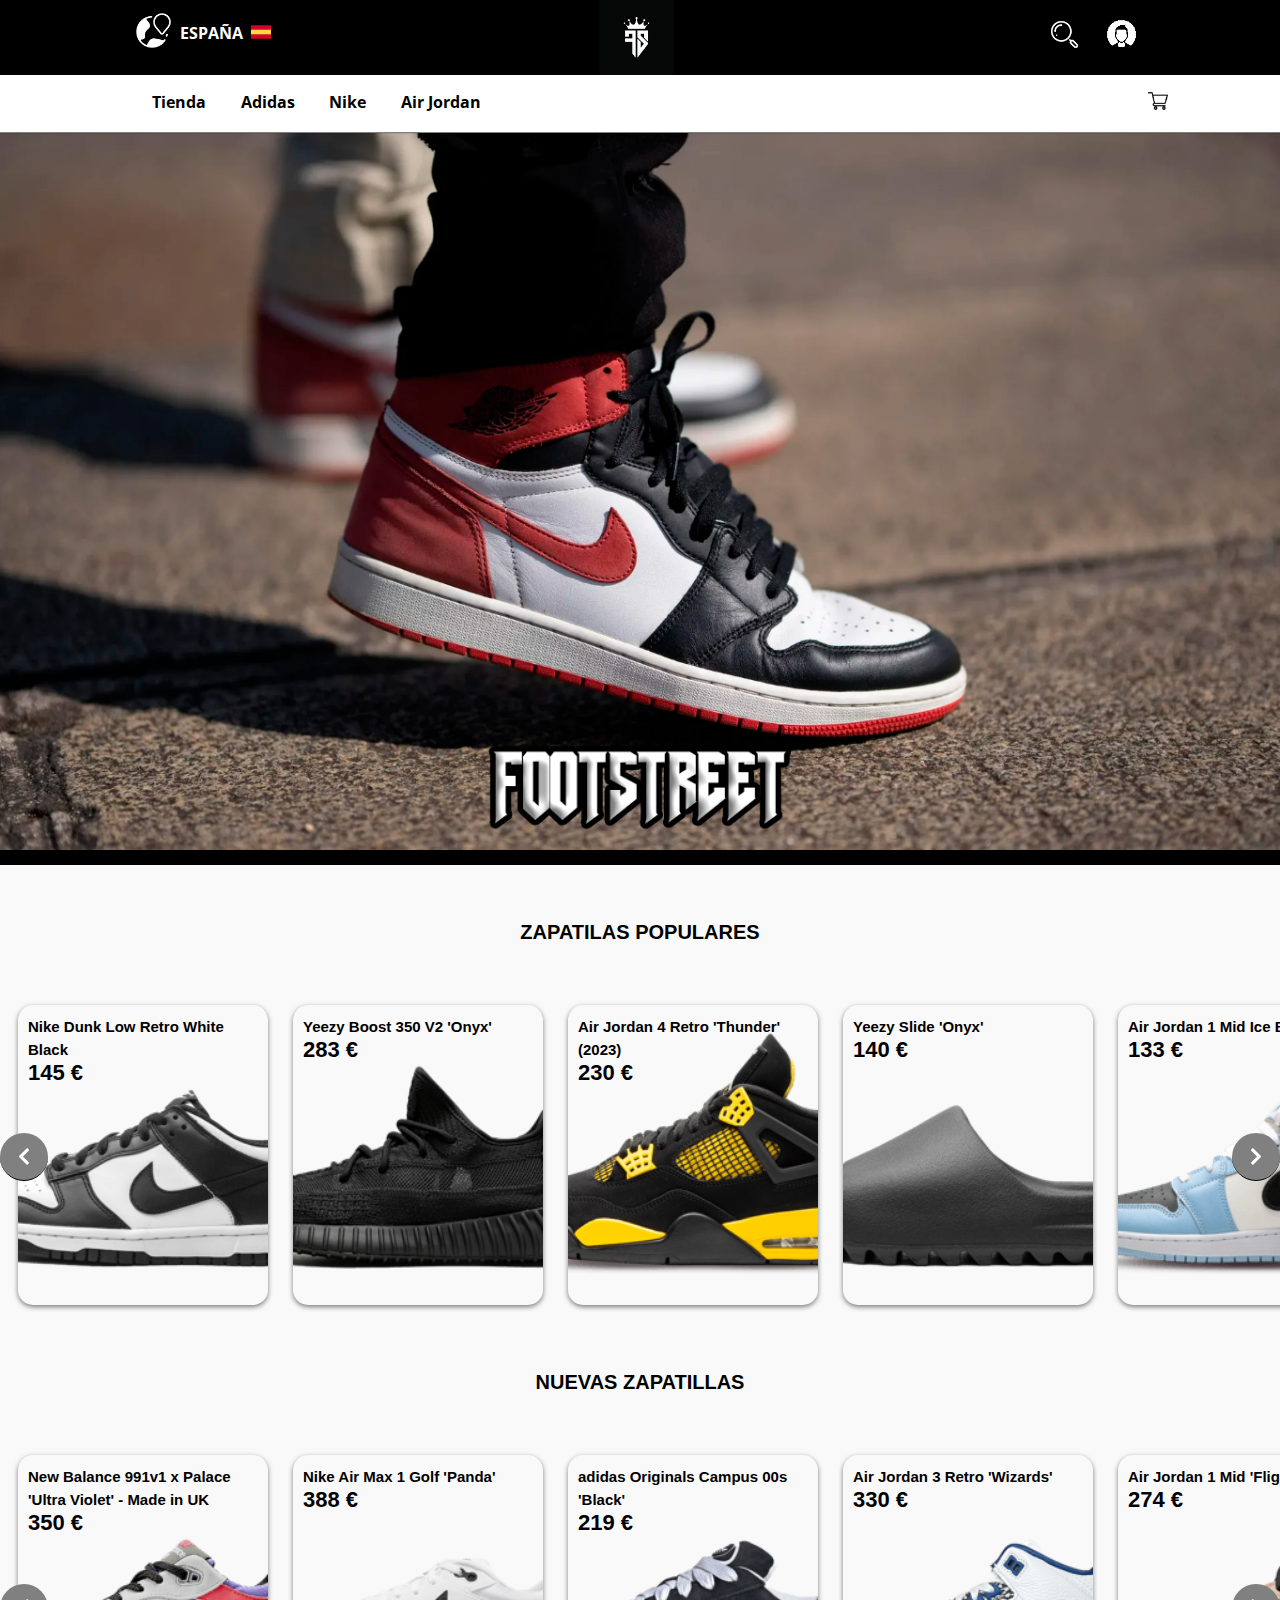
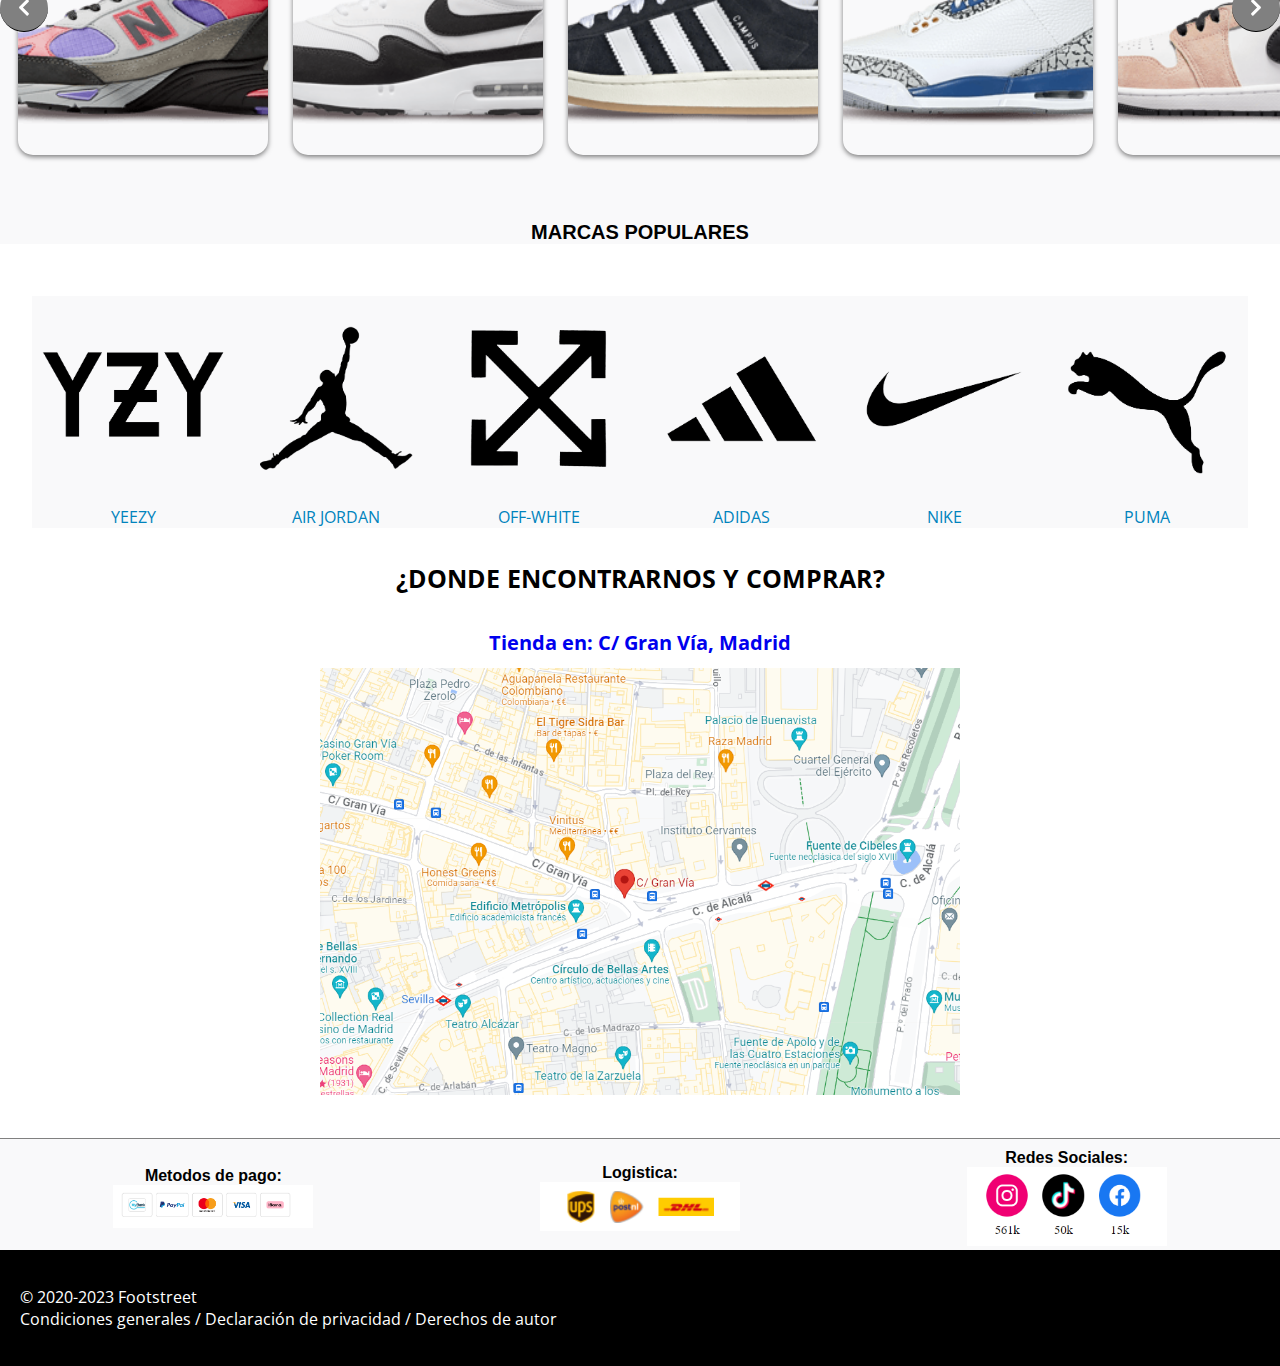
<file: index.html>
<!DOCTYPE html>
<html>
<head>
  <title>Footstreet</title>
  <link rel="stylesheet" type="text/css" href="css/estilos.css">
  <link rel="stylesheet" type="text/css" href="css/responsive.css">
  <link rel="icon" href="img/logo.png">

</head>
<body>  
    <div class="barra" >
        <a href="https://goo.gl/maps/bMqTqkkTtzTGk8969">
            <div class="izq">        
                <img src="img/ubi.png">
                <div class="tex1">ESPAÑA</div><img src="img/espana.png" id="bandera">
            </div>
        </a>
        <img src="img/logo.png">
        <div class="der">
            <a href="pages/iniciosesion.html"><img src="img/perfil.png"></a>
            <img src="img/buscar.png">
        </div>
    </div>
    <div class="barra2">
        <div class="menu">
            <ul>
                <div class="separador2"></div>
                <li><a href="index.html">Tienda</a></li>
                <li><a href="adidas/index.html">Adidas</a></li>
                <li><a href="nike/index.html">Nike</a></li>
                <li><a href="jordan/index.html  ">Air Jordan</a></li>
                <div class="carrito"><a href="calculadora/index.html"><img src="img/carro.png"></a></div>
            </ul>
        </div>
        
    </div>
    <section>
        <div class="foto">
            <img src="img/fondo.png">
        </div> 

        <div class="popular">
            <div class="Nombre">
                ZAPATILAS POPULARES
                <div class="linea"></div>
            </div>
            <div class="carousel">
                <div class="carrusel-list" id="carrusel-list">
                    
                    <button class="carrusel-arrow carrusel-prev" id="button-prev" data-button="button-prev"
                        onclick="app.processingButton(event)">
                        <svg aria-hidden="true" focusable="false" data-prefix="fas" data-icon="chevron-left"
                            class="svg-inline--fa fa-chevron-left fa-w-10" role="img" xmlns="http://www.w3.org/2000/svg"
                            viewBox="0 0 320 512">
                            <path fill="currentColor"
                                d="M34.52 239.03L228.87 44.69c9.37-9.37 24.57-9.37 33.94 0l22.67 22.67c9.36 9.36 9.37 24.52.04 33.9L131.49 256l154.02 154.75c9.34 9.38 9.32 24.54-.04 33.9l-22.67 22.67c-9.37 9.37-24.57 9.37-33.94 0L34.52 272.97c-9.37-9.37-9.37-24.57 0-33.94z">
                            </path>
                        </svg>
                    </button>

                    <div class="carrusel-track" id="track">

                        <div class="carrusel">
                            <div>
                                <a href="#">
                                    <h4><small>Nike Dunk Low Retro White Black</small>145 €</h4>
                                    <picture>
                                        <img src="img/1.png">
                                    </picture>
                                </a>
                            </div>
                        </div>
                        <div class="carrusel">
                            <div>
                                <a href="#">
                                    <h4><small>Yeezy Boost 350 V2 'Onyx'</small>283 €</h4>
                                    <picture>
                                        <img src="img/2.png">
                                    </picture>
                                </a>
                            </div>
                        </div>
                        <div class="carrusel">
                            <div>
                                <a href="#">
                                    <h4><small>Air Jordan 4 Retro 'Thunder' (2023)</small>230 €</h4>
                                    <picture>
                                        <img src="img/3.png">
                                    </picture>
                                </a>
                            </div>
                        </div>
                        <div class="carrusel">
                            <div>
                                <a href="#">
                                    <h4><small>Yeezy Slide 'Onyx'</small>140 €</h4>
                                    <picture>
                                        <img src="img/4.png">
                                    </picture>
                                </a>
                            </div>
                        </div>
                        <div class="carrusel">
                            <div>
                                <a href="#">
                                    <h4><small>Air Jordan 1 Mid Ice Blue</small>133 €</h4>
                                    <picture>
                                        <img src="img/5.png">
                                    </picture>
                                </a>
                            </div>
                        </div>
                        <div class="carrusel">
                            <div>
                                <a href="#">
                                    <h4><small>Yeezy Boost 350 V2 'Dark Beluga'</small>278 €</h4>
                                    <picture>
                                        <img src="img/6.png">
                                    </picture>
                                </a>
                            </div>
                        </div>
                        <div class="carrusel">
                            <div>
                                <a href="#">
                                    <h4><small>Air Jordan 1 High OG 'Spider-Man Across the Spider-Verse'</small>245 €</h4>
                                    <picture>
                                        <img src="img/7.png">
                                    </picture>
                                </a>
                            </div>
                        </div>
                        <div class="carrusel">
                            <div>
                                <a href="#">
                                    <h4><small>New Balance 550 White Grey</small>109 €</h4>
                                    <picture>
                                        <img src="img/8.png">
                                    </picture>
                                </a>
                            </div>
                        </div>
                        <div class="carrusel">
                            <div>
                                <a href="#">
                                    <h4><small>Air Jordan 4 Retro White Midnight Navy</small>270 €</h4>
                                    <picture>
                                        <img src="img/9.png">
                                    </picture>
                                </a>
                            </div>
                        </div>
                        <div class="carrusel">
                            <div>
                                <a href="#">
                                    <h4><small>Yeezy Boost 350 V2 'Zebra'</small>312 €</h4>
                                    <picture>
                                        <img src="img/10.png">
                                    </picture>
                                </a>
                            </div>
                        </div>


                    </div>

                    <button class="carrusel-arrow carrusel-next" id="button-next" data-button="button-next"
                        onclick="app.processingButton(event)">
                        <svg aria-hidden="true" focusable="false" data-prefix="fas" data-icon="chevron-right"
                            class="svg-inline--fa fa-chevron-right fa-w-10" role="img" xmlns="http://www.w3.org/2000/svg"
                            viewBox="0 0 320 512">
                            <path fill="currentColor"
                                d="M285.476 272.971L91.132 467.314c-9.373 9.373-24.569 9.373-33.941 0l-22.667-22.667c-9.357-9.357-9.375-24.522-.04-33.901L188.505 256 34.484 101.255c-9.335-9.379-9.317-24.544.04-33.901l22.667-22.667c9.373-9.373 24.569-9.373 33.941 0L285.475 239.03c9.373 9.372 9.373 24.568.001 33.941z">
                            </path>
                        </svg>
                    </button>

                </div>
            </div> 
        </div>

        <div class="popular">
            <div class="Nombre">
                NUEVAS ZAPATILLAS
                <div class="linea"></div>
            </div>
            <div class="carousel">
                <div class="carrusel-list" id="carrusel-list">
                    
                    <button class="carrusel-arrow carrusel-prev" id="button-prev" data-button="button-prev"
                        onclick="app.processingButton(event)">
                        <svg aria-hidden="true" focusable="false" data-prefix="fas" data-icon="chevron-left"
                            class="svg-inline--fa fa-chevron-left fa-w-10" role="img" xmlns="http://www.w3.org/2000/svg"
                            viewBox="0 0 320 512">
                            <path fill="currentColor"
                                d="M34.52 239.03L228.87 44.69c9.37-9.37 24.57-9.37 33.94 0l22.67 22.67c9.36 9.36 9.37 24.52.04 33.9L131.49 256l154.02 154.75c9.34 9.38 9.32 24.54-.04 33.9l-22.67 22.67c-9.37 9.37-24.57 9.37-33.94 0L34.52 272.97c-9.37-9.37-9.37-24.57 0-33.94z">
                            </path>
                        </svg>
                    </button>

                    <div class="carrusel-track" id="track">

                        <div class="carrusel">
                            <div>
                                <a href="#">
                                    <h4><small>New Balance 991v1 x Palace 'Ultra Violet' - Made in UK</small>350 €</h4>
                                    <picture>
                                        <img src="img/11.png">
                                    </picture>
                                </a>
                            </div>
                        </div>
                        <div class="carrusel">
                            <div>
                                <a href="#">
                                    <h4><small>Nike Air Max 1 Golf 'Panda'</small>388 €</h4>
                                    <picture>
                                        <img src="img/12.png">
                                    </picture>
                                </a>
                            </div>
                        </div>
                        <div class="carrusel">
                            <div>
                                <a href="#">
                                    <h4><small>adidas Originals Campus 00s 'Black'</small>219 €</h4>
                                    <picture>
                                        <img src="img/13.png">
                                    </picture>
                                </a>
                            </div>
                        </div>
                        <div class="carrusel">
                            <div>
                                <a href="#">
                                    <h4><small>Air Jordan 3 Retro 'Wizards'</small>330 €</h4>
                                    <picture>
                                        <img src="img/14.png">
                                    </picture>
                                </a>
                            </div>
                        </div>
                        <div class="carrusel">
                            <div>
                                <a href="#">
                                    <h4><small>Air Jordan 1 Mid 'Flight Club'</small>274 €</h4>
                                    <picture>
                                        <img src="img/20.png">
                                    </picture>
                                </a>
                            </div>
                        </div>
                        <div class="carrusel">
                            <div>
                                <a href="#">
                                    <h4><small>New Balance 550 'White Blue V2'</small>344 €</h4>
                                    <picture>
                                        <img src="img/15.png">
                                    </picture>
                                </a>
                            </div>
                        </div>
                        <div class="carrusel">
                            <div>
                                <a href="#">
                                    <h4><small>adidas Superstar ADV x Dime 'Carbon'</small>200 €</h4>
                                    <picture>
                                        <img src="img/16.png">
                                    </picture>
                                </a>
                            </div>
                        </div>
                        <div class="carrusel">
                            <div>
                                <a href="#">
                                    <h4><small>Yeezy 450 'Stone Teal'</small>300 €</h4>
                                    <picture>
                                        <img src="img/17.png">
                                    </picture>
                                </a>
                            </div>
                        </div>
                        <div class="carrusel">
                            <div>
                                <a href="#">
                                    <h4><small>Yeezy Boost 350 V2 CMPCT 'Panda'</small>290 €</h4>
                                    <picture>
                                        <img src="img/18.png">
                                    </picture>
                                </a>
                            </div>
                        </div>
                        <div class="carrusel">
                            <div>
                                <a href="#">
                                    <h4><small>Air Jordan 1 Zoom CMFT 2 SP x Teyana Taylor 'A Rose From Harlem'</small>219 €</h4>
                                    <picture>
                                        <img src="img/19.png">
                                    </picture>
                                </a>
                            </div>
                        </div>


                    </div>

                    <button class="carrusel-arrow carrusel-next" id="button-next" data-button="button-next"
                        onclick="app.processingButton(event)">
                        <svg aria-hidden="true" focusable="false" data-prefix="fas" data-icon="chevron-right"
                            class="svg-inline--fa fa-chevron-right fa-w-10" role="img" xmlns="http://www.w3.org/2000/svg"
                            viewBox="0 0 320 512">
                            <path fill="currentColor"
                                d="M285.476 272.971L91.132 467.314c-9.373 9.373-24.569 9.373-33.941 0l-22.667-22.667c-9.357-9.357-9.375-24.522-.04-33.901L188.505 256 34.484 101.255c-9.335-9.379-9.317-24.544.04-33.901l22.667-22.667c9.373-9.373 24.569-9.373 33.941 0L285.475 239.03c9.373 9.372 9.373 24.568.001 33.941z">
                            </path>
                        </svg>
                    </button>

                </div>
            </div> 
        </div>  

        <div class="Nombre">MARCAS POPULARES</div>
        <div class="linea"></div>
    </section>
    <div class="zona">
        <div class="Enlinea">
            <div class="Marcasynom">
                <div class="fotomarca">
                    <a href="https://www.adidas.es/yeezy"><img src="img/marca1.png"><div class="textomarca">YEEZY</div></a>
                </div>
            </div>
            <div class="Marcasynom">
                <div class="fotomarca">
                    <a href="https://www.nike.com/es/jordan?cp=40840846946_search_%7cair%20jordan%7c10573486075%7c104056447386%7ce%7cc%7cES%7cstyles%7c452201189977&ds_rl=1252249&gclid=CjwKCAjw1YCkBhAOEiwA5aN4ASkTIjHW9eQbpvbzm4fQRhxe-6yKeYk4Xmw_F8K0ZHdtorksfvc5BRoCn4UQAvD_BwE&gclsrc=aw.ds"><img src="img/marca2.png"><div class="textomarca">AIR JORDAN</div></a>
                </div>
            </div>
            <div class="Marcasynom">
                <div class="fotomarca">
                    <a href="https://www.off---white.com/en-es/"><img src="img/marca3.png"><div class="textomarca">OFF-WHITE</div></a>
                </div>
            </div>
            <div class="Marcasynom">
                <div class="fotomarca">
                    <a href="https://www.adidas.es/hombre?af_channel=Search&af_reengagement_window=30d&c=adidas-Brand-B-Exact-ROI&cm_mmc=AdieSEM_Google-_-adidas-Brand-B-Exact-ROI-_-adidas-Brand-Men-_-adidas&cm_mmca1=ES&cm_mmca2=e&ds_agid=58700002410527378&ds_kid=43700020585184886&gclid=CjwKCAjw1YCkBhAOEiwA5aN4Aa-OSPhCmZtnsVH4bjHcmAGBLS-Mh9oYILjA45o76hvYwNnv-_i1YxoCBKUQAvD_BwE&gclsrc=aw.ds&is_retargeting=true&pid=googleadwords_temp"><img src="img/marca4.png"><div class="textomarca">ADIDAS</div></a>
                </div>
            </div>
            <div class="Marcasynom">
                <div class="fotomarca">
                    <a href="https://www.nike.com/es/w/zapatillas-y7ok?cp=40840846946_search_%7Cnike%20zapatillas%7C10573482844%7C103392238526%7Ce%7Cc%7CES%7Cproducts%7C452240932724"><img src="img/marca5.png"><div class="textomarca">NIKE</div></a>
                </div>
            </div>
            <div class="Marcasynom">
                <div class="fotomarca">
                    <a href="https://eu.puma.com/es/es/home?gclid=CjwKCAjw1YCkBhAOEiwA5aN4ASPOva9wgRZo4Np0E2W30Z84aEF10L-PXp8TN40cfDW0KdTlcANyChoCSVUQAvD_BwE"><img src="img/marca6.png"><div class="textomarca">PUMA</div></a>
                </div>
            </div>
        </div>
    </div>
    <div class="lugar">
        <h4>¿DONDE ENCONTRARNOS Y COMPRAR?</h4>
        <div class="marcolugar">
            <div class="interior"> <a href="https://goo.gl/maps/bMqTqkkTtzTGk8969"><div class="textolugar">Tienda en: C/ Gran Vía, Madrid</div>
                <img src="img/google.png"></a>
            </div>
        </div>
    </div>
    <div class="info">
        <div class="dentroinfo">
            Metodos de pago:
            <div class="pago"><img src="img/pago.png"></div>
        </div>
        <div class="dentroinfo">
            Logistica:
            <div class="pago"><img src="img/logistica.png"></div>
        </div>
        <div class="dentroinfo">
            Redes Sociales:
            <div class="pago"><img src="img/redes.png"></div>
        </div>
    </div>
  <footer>
    <div class="derechos"><p>&copy; 2020-2023 Footstreet    <br><a href="Protección de datos de carácter personal según la LOPDDD.pdf">
        Condiciones generales /
        Declaración de privacidad /
        Derechos de autor</a></p></div>
    
  </footer>
  <script src="js/java.js"></script>
</body>
</html>
</file>
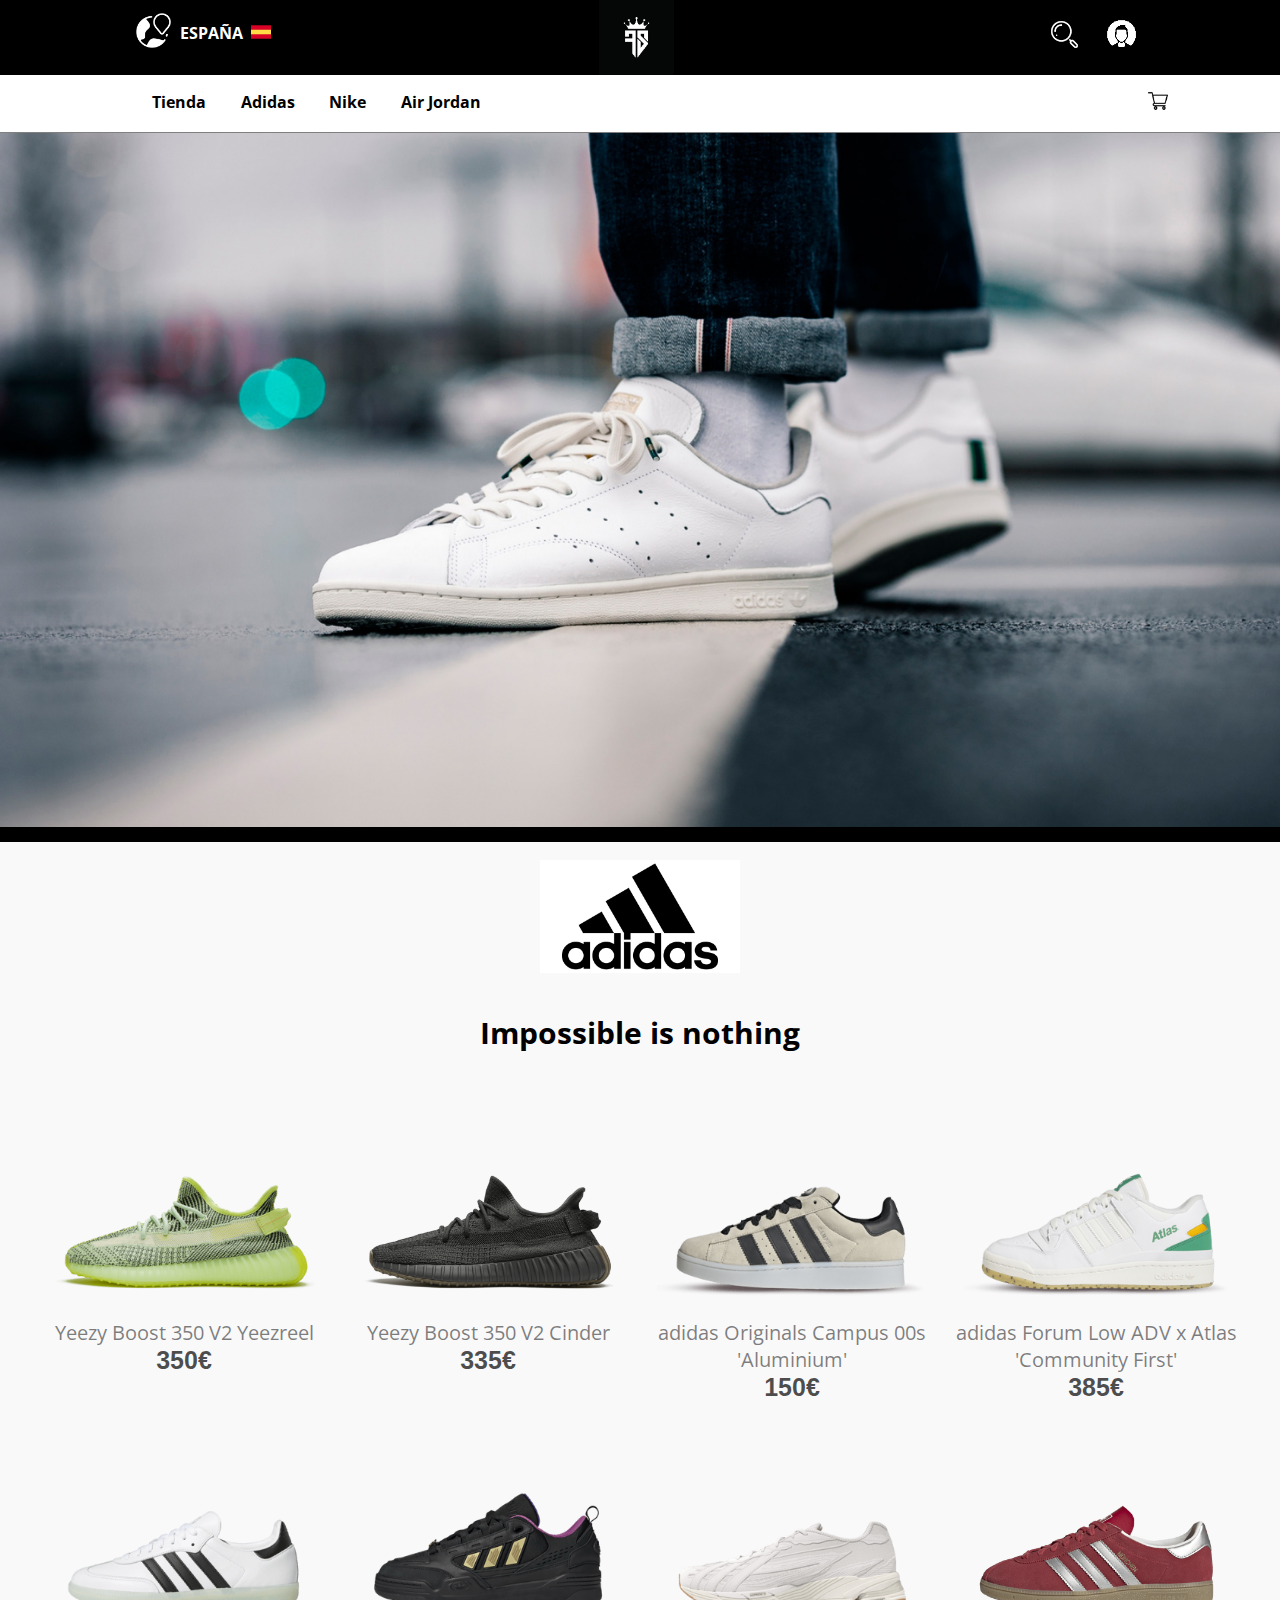
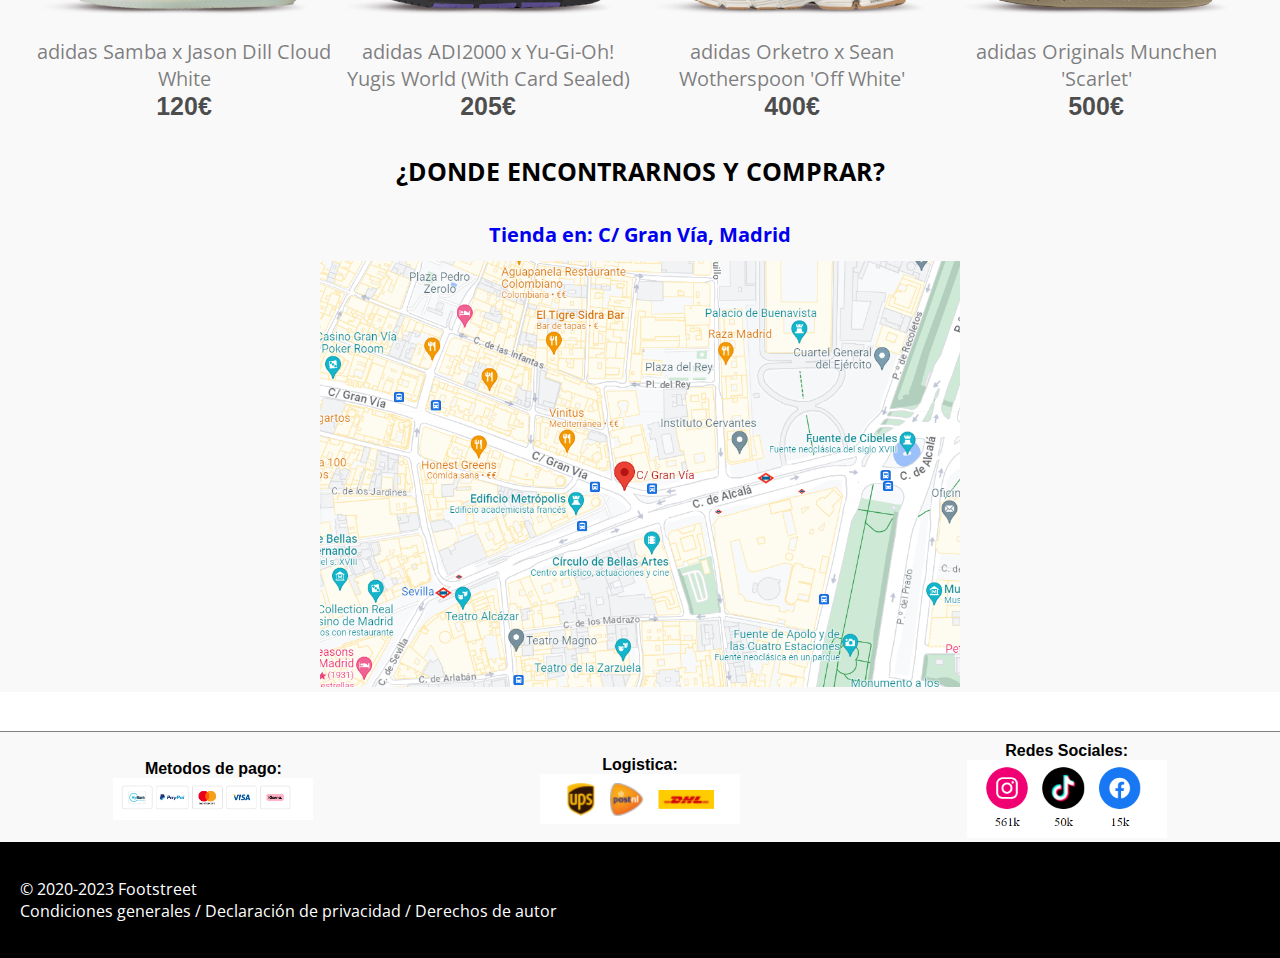
<file: adidas/index.html>
<!DOCTYPE html>
<html>
<head>
  <title>Footstreet</title>
  <link rel="stylesheet" type="text/css" href="css/estilos.css">
  <link rel="stylesheet" type="text/css" href="css/responsive.css">
  <link rel="icon" href="img/logo.png">
</head>
<body>  
    <div class="barra" >
        <a href="https://goo.gl/maps/bMqTqkkTtzTGk8969">
            <div class="izq">        
                <img src="img/ubi.png">
                <div class="tex1">ESPAÑA</div><img src="img/espana.png" id="bandera">
            </div>
        </a>
        <img src="img/logo.png" >
        <div class="der">
            <a href="../pages/iniciosesion.html"><img src="img/perfil.png"></a>
            <img src="img/buscar.png">
        </div>
    </div>
    <div class="barra2">
        <div class="menu">
            <ul>
                <div class="separador2"></div>
                <li><a href="../index.html">Tienda</a></li>
                <li><a href="index.html">Adidas</a></li>
                <li><a href="../nike/index.html">Nike</a></li>
                <li><a href="../jordan/index.html">Air Jordan</a></li>
                <div class="carrito"><a href="../calculadora/index.html"><img src="img/carro.png"></a></div>
            </ul>
        </div>
        
    </div>
    <section>
        <div class="foto">
            <img src="img/fondo.png">
        </div> 

        <div class="fotoprincipal">
            <div class="fotologo"><img src="img/logoadidas.png"><p> Impossible is nothing</a><div class="linea"></div></div>
        </div>
        <div class="Zapatillas">
            <div class="recuadro">
                <div class="Fila1">
                    
                        <div class="contenido1">
                            <div class="fotozapa"><img src="img/zapa1.png"></div>
                            <div class="textozapa">Yeezy Boost 350 V2 Yeezreel<br><span class="precio
                            ">350€</span></div>
                        </div>
                        <div class="contenido1">
                            <div class="fotozapa"><img src="img/zapa2.png"></div>
                            <div class="textozapa">Yeezy Boost 350 V2 Cinder<br><span class="precio
                            ">335€</span></div>
                        </div>
                        <div class="contenido1">
                            <div class="fotozapa"><img src="img/zapa3.png"></div>
                            <div class="textozapa">adidas Originals Campus 00s 'Aluminium'<br><span class="precio
                            ">150€</span></div>
                        </div>
                        <div class="contenido1">
                            <div class="fotozapa"><img src="img/zapa4.png"></div>
                            <div class="textozapa">adidas Forum Low ADV x Atlas 'Community First'<br><span class="precio
                            ">385€</span></div>
                        </div>
                    
                </div>
                <div class="Fila2">
                    
                        <div class="contenido1">
                            <div class="fotozapa"><img src="img/zapa5.png"></div>
                            <div class="textozapa">adidas Samba x Jason Dill Cloud White<br><span class="precio
                            ">120€</span></div>
                        </div>
                        <div class="contenido1">
                            <div class="fotozapa"><img src="img/zapa6.png"></div>
                            <div class="textozapa">adidas ADI2000 x Yu-Gi-Oh! Yugis World (With Card Sealed)<br><span class="precio
                            ">205€</span></div>
                        </div>
                        <div class="contenido1">
                            <div class="fotozapa"><img src="img/zapa7.png"></div>
                            <div class="textozapa">adidas Orketro x Sean Wotherspoon 'Off White'<br><span class="precio
                            ">400€</span></div>
                        </div>
                        <div class="contenido1">
                            <div class="fotozapa"><img src="img/zapa8.png"></div>
                            <div class="textozapa">adidas Originals Munchen 'Scarlet'<br><span class="precio
                            ">500€</span></div>
                        </div>
                    
                </div>
            </div>

        </div>
        <div class="lugar">
            <h4>¿DONDE ENCONTRARNOS Y COMPRAR?</h4>
            <div class="marcolugar">
                <div class="interior"> <a href="https://goo.gl/maps/bMqTqkkTtzTGk8969"><div class="textolugar">Tienda en: C/ Gran Vía, Madrid</div>
                    <img src="../img/google.png"></a>
                </div>
            </div>
        </div>
    </section>
    <div class="info">
        <div class="dentroinfo">
            Metodos de pago:
            <div class="pago"><img src="img/pago.png"></div>
        </div>
        <div class="dentroinfo">
            Logistica:
            <div class="pago"><img src="img/logistica.png"></div>
        </div>
        <div class="dentroinfo">
            Redes Sociales:
            <div class="pago"><img src="img/redes.png"></div>
        </div>
    </div>
  <footer>
    <div class="derechos"><p>&copy; 2020-2023 Footstreet    <br><a href="../Protección de datos de carácter personal según la LOPDDD.pdf de datos de carácter personal según la LOPDDD.pdf">
        Condiciones generales /
        Declaración de privacidad /
        Derechos de autor</a></p></div>
    
  </footer>
  <script src="js/java.js"></script>
</body>
</html>
</file>
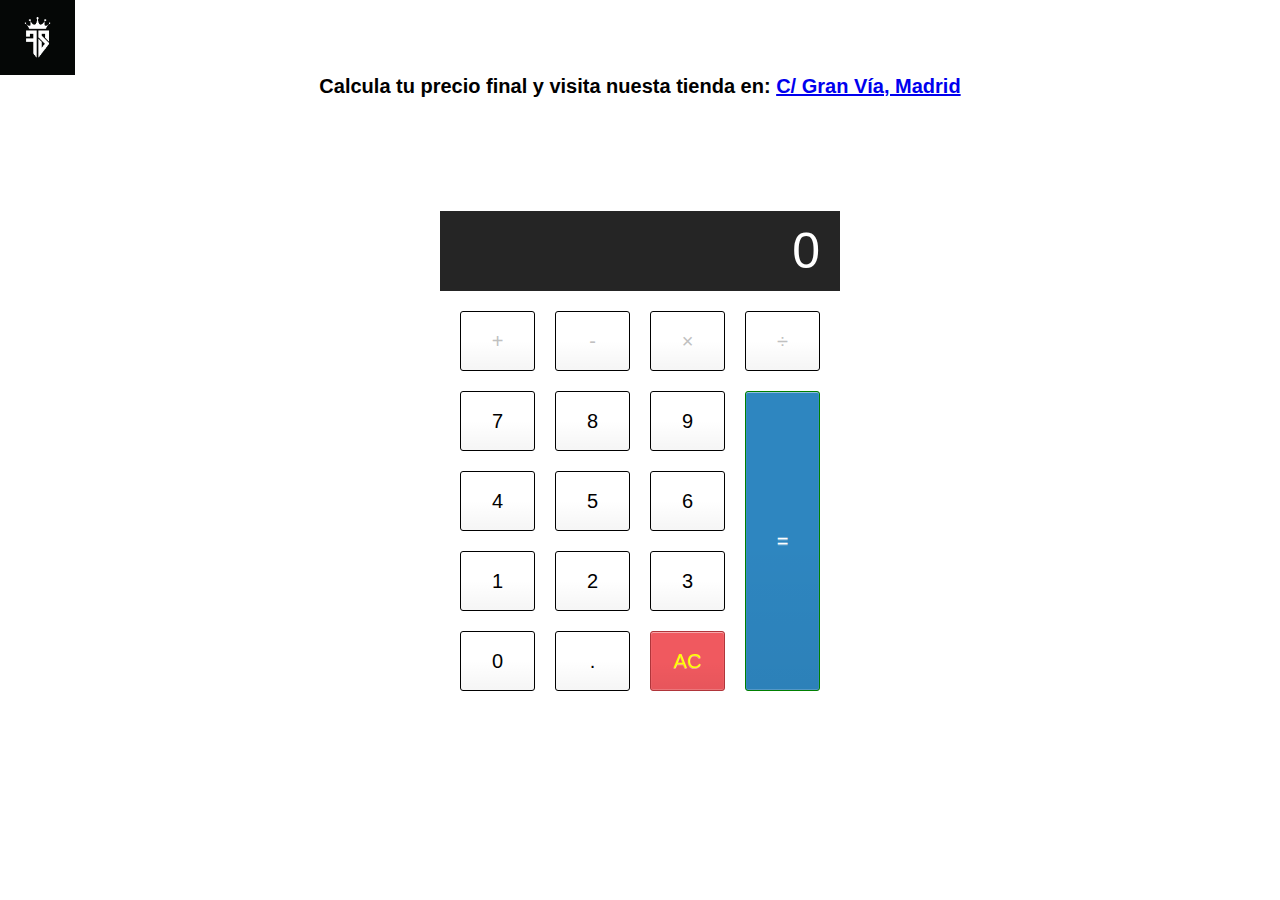
<file: calculadora/index.html>
<html>
<head>
	<link rel="stylesheet" href="estilos.css">
    <meta charset="utf-8">
    <link rel="icon" href="../img/logo.png">
		<title>Carrito - Calculadora - Footstreet</title>

</head>
<body>
    <div class="logo"><a href="../index.html"> <img src="../img/logo.png"></a></div>
	<h1>Calcula tu precio final y visita nuesta tienda en: <a href="https://goo.gl/maps/bMqTqkkTtzTGk8969">C/ Gran Vía, Madrid</a></h1>
            
				<button1 type="button"
onclick="document.getElementById('demo').innerHTML = Date()">
</button1>

				<p id="demo"></p>
  <br><br><br><br>
  <br><br><br>
 <div class="calculator">
   <br><br>

  <input type="text" class="calculator-screen" value="" disabled />
  
  <div class="calculator-keys">
    
    <button type="button" class="operator" value="+">+</button>
    <button type="button" class="operator" value="-">-</button>
    <button type="button" class="operator" value="*">&times;</button>
    <button type="button" class="operator" value="/">&divide;</button>

    <button type="button" value="7">7</button>
    <button type="button" value="8">8</button>
    <button type="button" value="9">9</button>


    <button type="button" value="4">4</button>
    <button type="button" value="5">5</button>
    <button type="button" value="6">6</button>


    <button type="button" value="1">1</button>
    <button type="button" value="2">2</button>
    <button type="button" value="3">3</button>


    <button type="button" value="0">0</button>
    <button type="button" class="decimal" value=".">.</button>
    <button type="button" class="all-clear" value="all-clear">AC</button>

    <button type="button" class="equal-sign operator" value="=">=</button>

  </div>
</div>
<script src="js.js"></script>
</body>
</html>
</file>
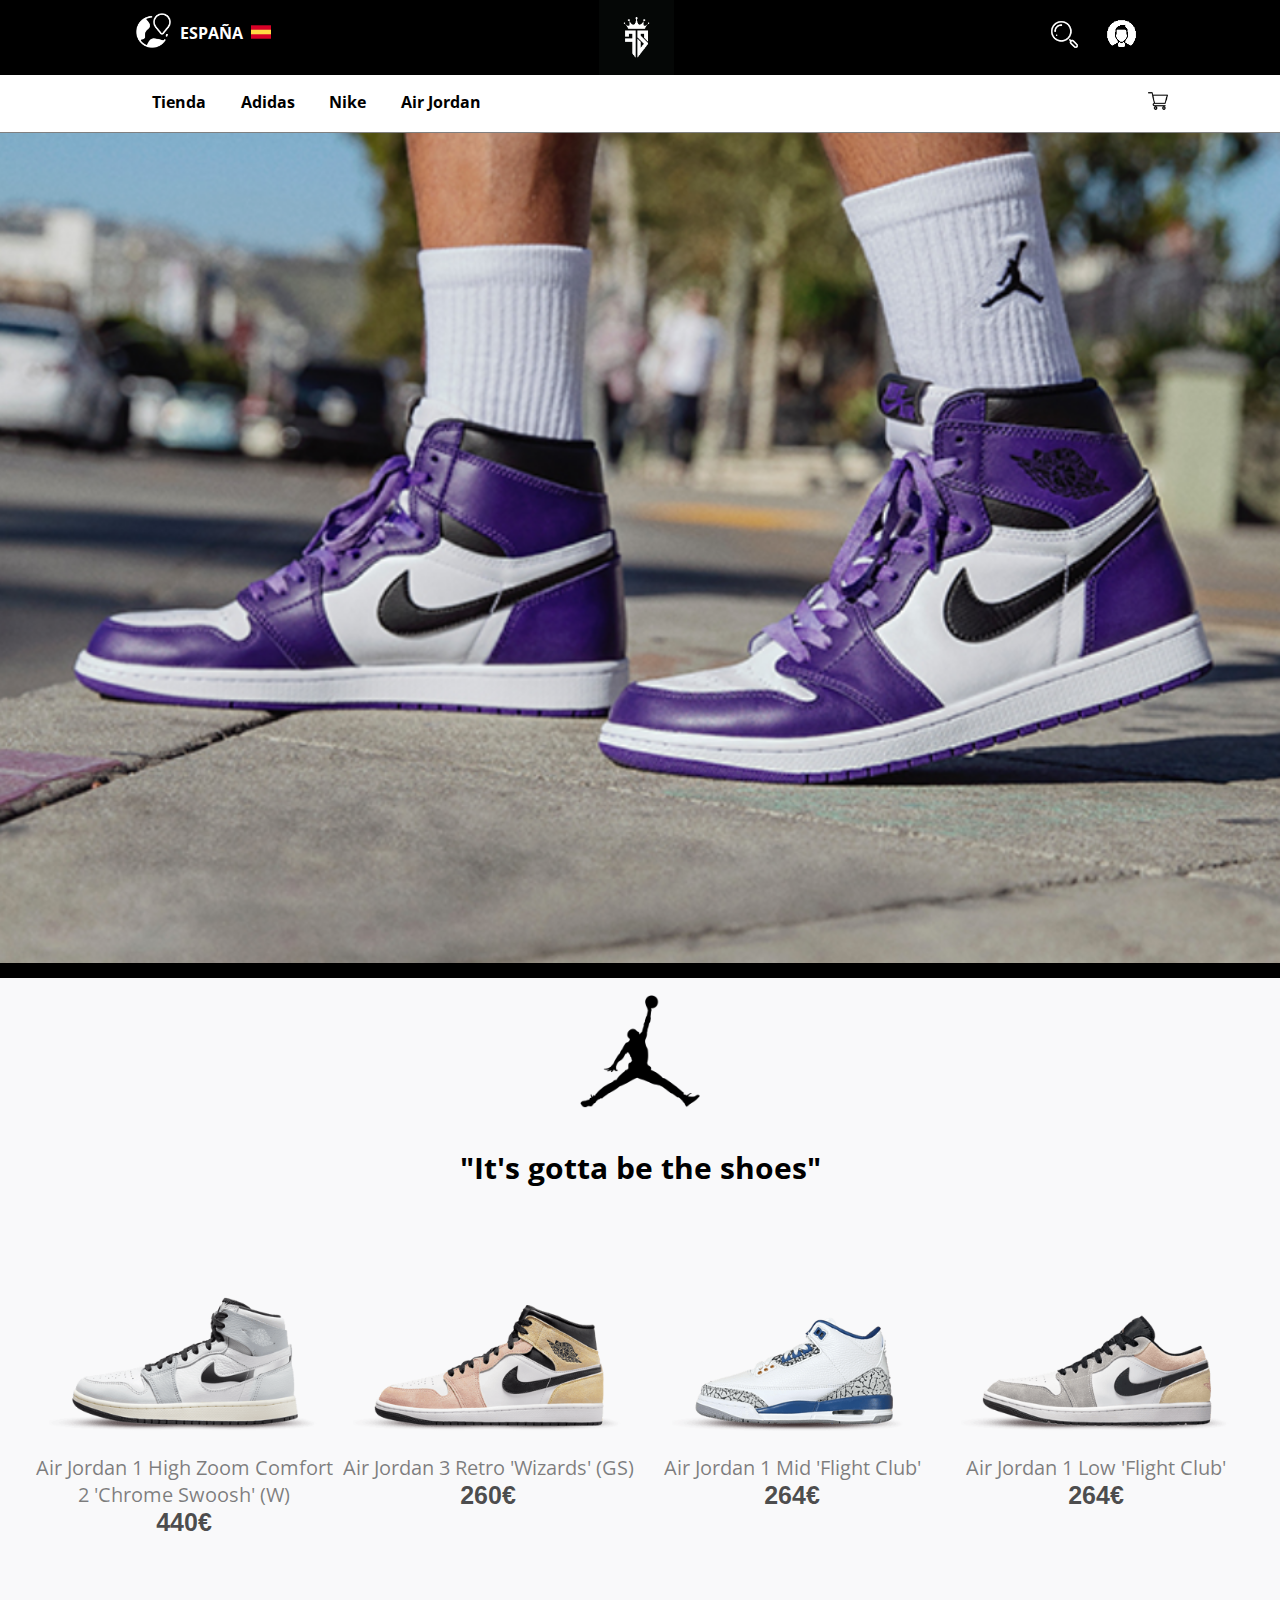
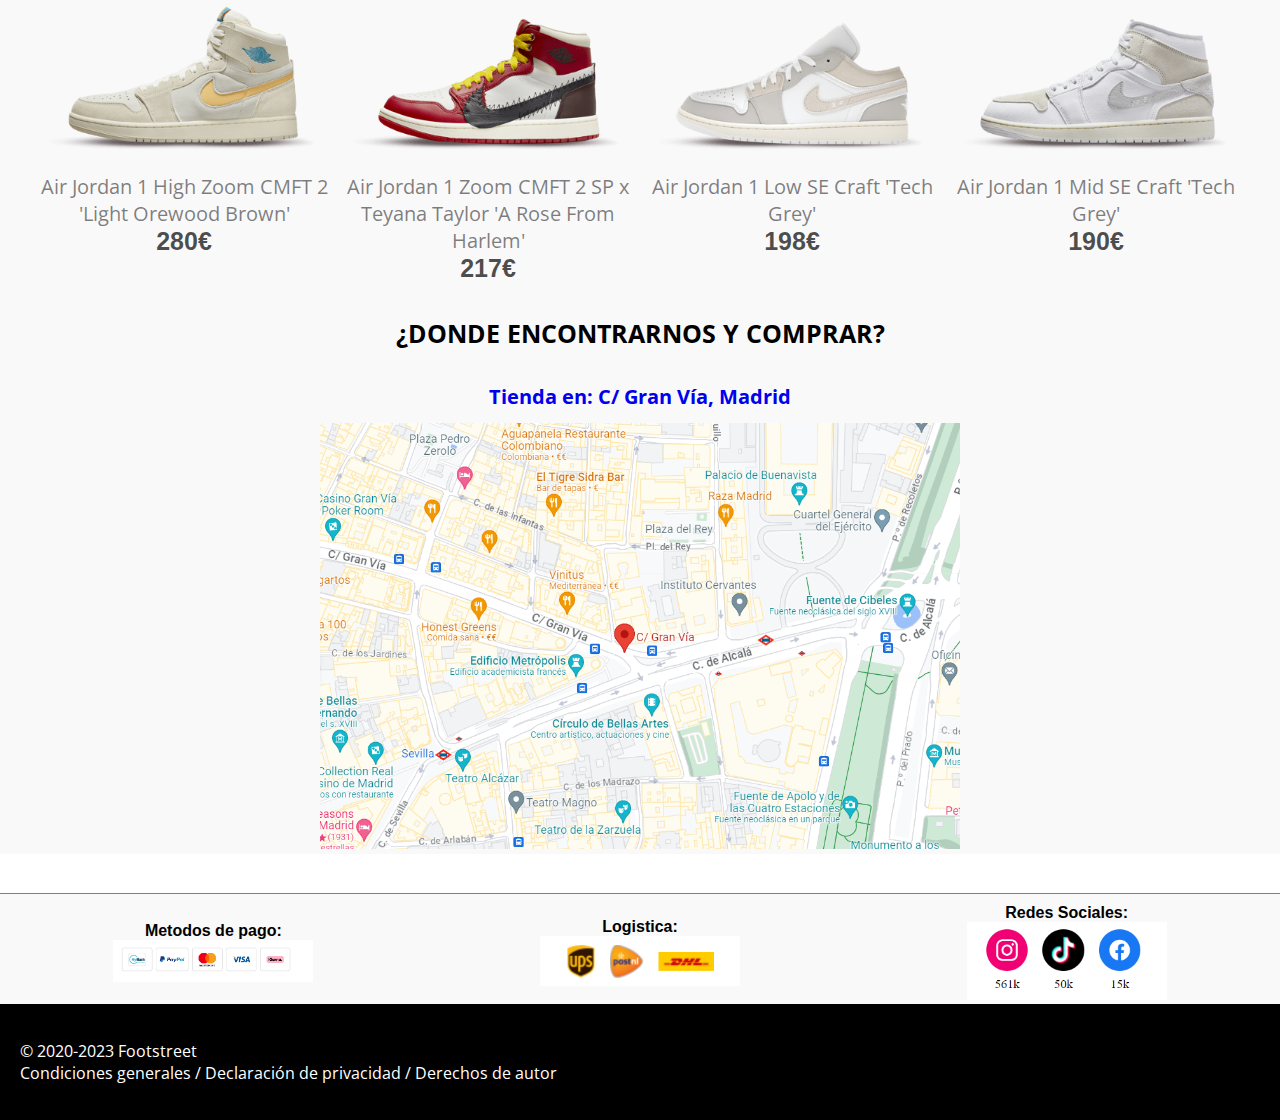
<file: jordan/index.html>
<!DOCTYPE html>
<html>
<head>
  <title>Footstreet - Air Jordan</title>
  <link rel="stylesheet" type="text/css" href="css/estilos.css">
  <link rel="stylesheet" type="text/css" href="css/responsive.css">
  <link rel="icon" href="img/logo.png">
</head>
<body>  
    <div class="barra" >
        <a href="https://goo.gl/maps/bMqTqkkTtzTGk8969">
            <div class="izq">        
                <img src="img/ubi.png">
                <div class="tex1">ESPAÑA</div><img src="img/espana.png" id="bandera">
            </div>
        </a>
        <img src="img/logo.png" >
        <div class="der">
            <a href="../pages/iniciosesion.html"><img src="img/perfil.png"></a>
            <img src="img/buscar.png">
        </div>
    </div>
    <div class="barra2">
        <div class="menu">
            <ul>
                <div class="separador2"></div>
                <li><a href="../index.html">Tienda</a></li>
                <li><a href="../adidas/index.html">Adidas</a></li>
                <li><a href="../nike/index.html">Nike</a></li>
                <li><a href="index.html">Air Jordan</a></li>
                <div class="carrito"><a href="../calculadora/index.html"><img src="img/carro.png"></a></div>
            </ul>
        </div>
        
    </div>
    <section>
        <div class="foto">
            <img src="img/fondo.png">
        </div> 
        <div class="fotoprincipal">
            <div class="fotologo"><img src="img/logojordan.png"><p> "It's gotta be the shoes"</a><div class="linea"></div></div>
        </div>
        <div class="Zapatillas">
            <div class="recuadro">
                <div class="Fila1">
                    
                        <div class="contenido1">
                            <div class="fotozapa"><img src="img/zapa1.png"></div>
                            <div class="textozapa">Air Jordan 1 High Zoom Comfort 2 'Chrome Swoosh' (W)<br><span class="precio
                            ">440€</span></div>
                        </div>
                        <div class="contenido1">
                            <div class="fotozapa"><img src="img/zapa3.png"></div>
                            <div class="textozapa">Air Jordan 3 Retro 'Wizards' (GS)<br><span class="precio
                            ">260€</span></div>
                        </div>
                        <div class="contenido1">
                            <div class="fotozapa"><img src="img/zapa2.png"></div>
                            <div class="textozapa">Air Jordan 1 Mid 'Flight Club'<br><span class="precio
                            ">264€</span></div>
                        </div>
                        <div class="contenido1">
                            <div class="fotozapa"><img src="img/zapa4.png"></div>
                            <div class="textozapa">Air Jordan 1 Low 'Flight Club'<br><span class="precio
                            ">264€</span></div>
                        </div>
                    
                </div>
                <div class="Fila2">
                    
                        <div class="contenido1">
                            <div class="fotozapa"><img src="img/zapa5.png"></div>
                            <div class="textozapa">Air Jordan 1 High Zoom CMFT 2 'Light Orewood Brown'<br><span class="precio
                            ">280€</span></div>
                        </div>
                        <div class="contenido1">
                            <div class="fotozapa"><img src="img/zapa6.png"></div>
                            <div class="textozapa">Air Jordan 1 Zoom CMFT 2 SP x Teyana Taylor 'A Rose From Harlem'<br><span class="precio
                            ">217€</span></div>
                        </div>
                        <div class="contenido1">
                            <div class="fotozapa"><img src="img/zapa7.png"></div>
                            <div class="textozapa">Air Jordan 1 Low SE Craft 'Tech Grey'<br><span class="precio
                            ">198€</span></div>
                        </div>
                        <div class="contenido1">
                            <div class="fotozapa"><img src="img/zapa8.png"></div>
                            <div class="textozapa">Air Jordan 1 Mid SE Craft 'Tech Grey'<br><span class="precio
                            ">190€</span></div>
                        </div>
                    
                </div>
            </div>

        </div>
        <div class="lugar">
            <h4>¿DONDE ENCONTRARNOS Y COMPRAR?</h4>
            <div class="marcolugar">
                <div class="interior"> <a href="https://goo.gl/maps/bMqTqkkTtzTGk8969"><div class="textolugar">Tienda en: C/ Gran Vía, Madrid</div>
                    <img src="../img/google.png"></a>
                </div>
            </div>
        </div>


    </section>


    
    <div class="info">
        <div class="dentroinfo">
            Metodos de pago:
            <div class="pago"><img src="img/pago.png"></div>
        </div>
        <div class="dentroinfo">
            Logistica:
            <div class="pago"><img src="img/logistica.png"></div>
        </div>
        <div class="dentroinfo">
            Redes Sociales:
            <div class="pago"><img src="img/redes.png"></div>
        </div>
    </div>
  <footer>
    <div class="derechos"><p>&copy; 2020-2023 Footstreet    <br><a href="../Protección de datos de carácter personal según la LOPDDD.pdf de datos de carácter personal según la LOPDDD.pdf">
        Condiciones generales /
        Declaración de privacidad /
        Derechos de autor</a></p></div>
    
  </footer>
  <script src="js/java.js"></script>
</body>
</html>
</file>
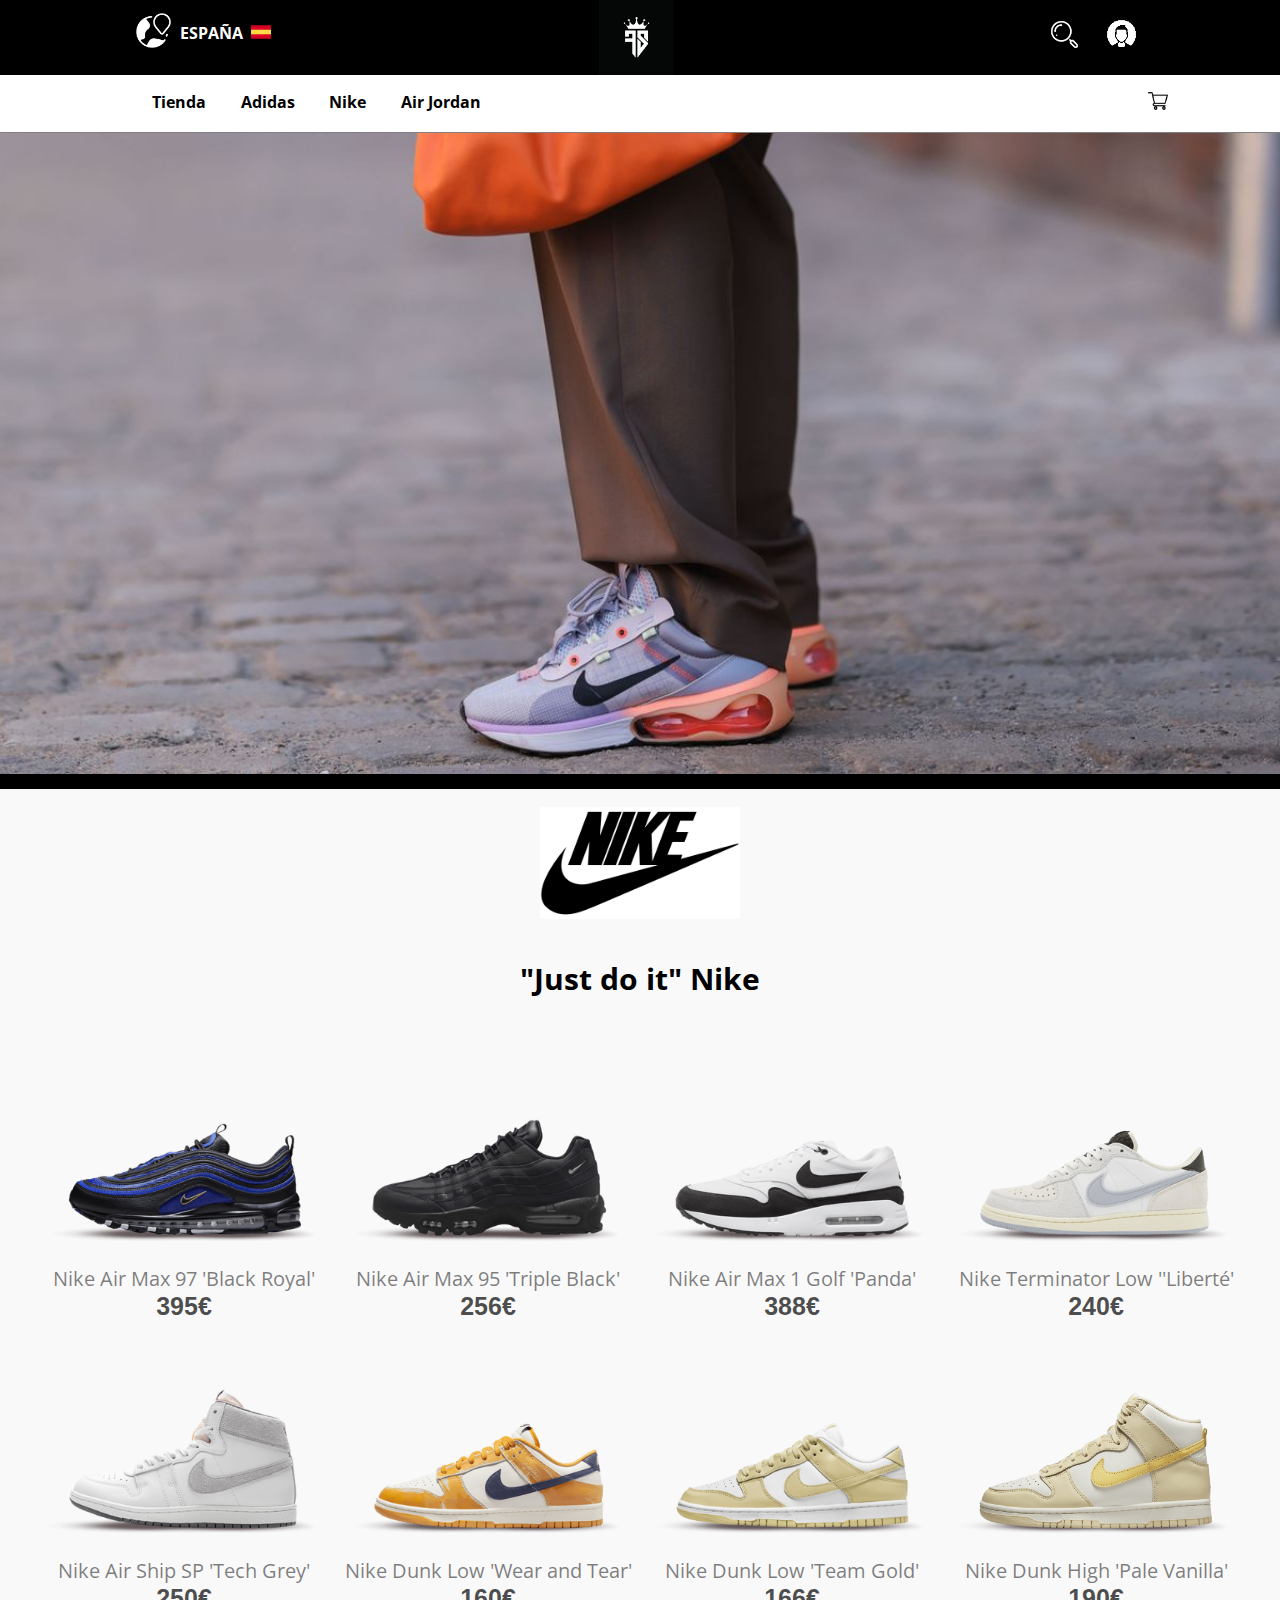
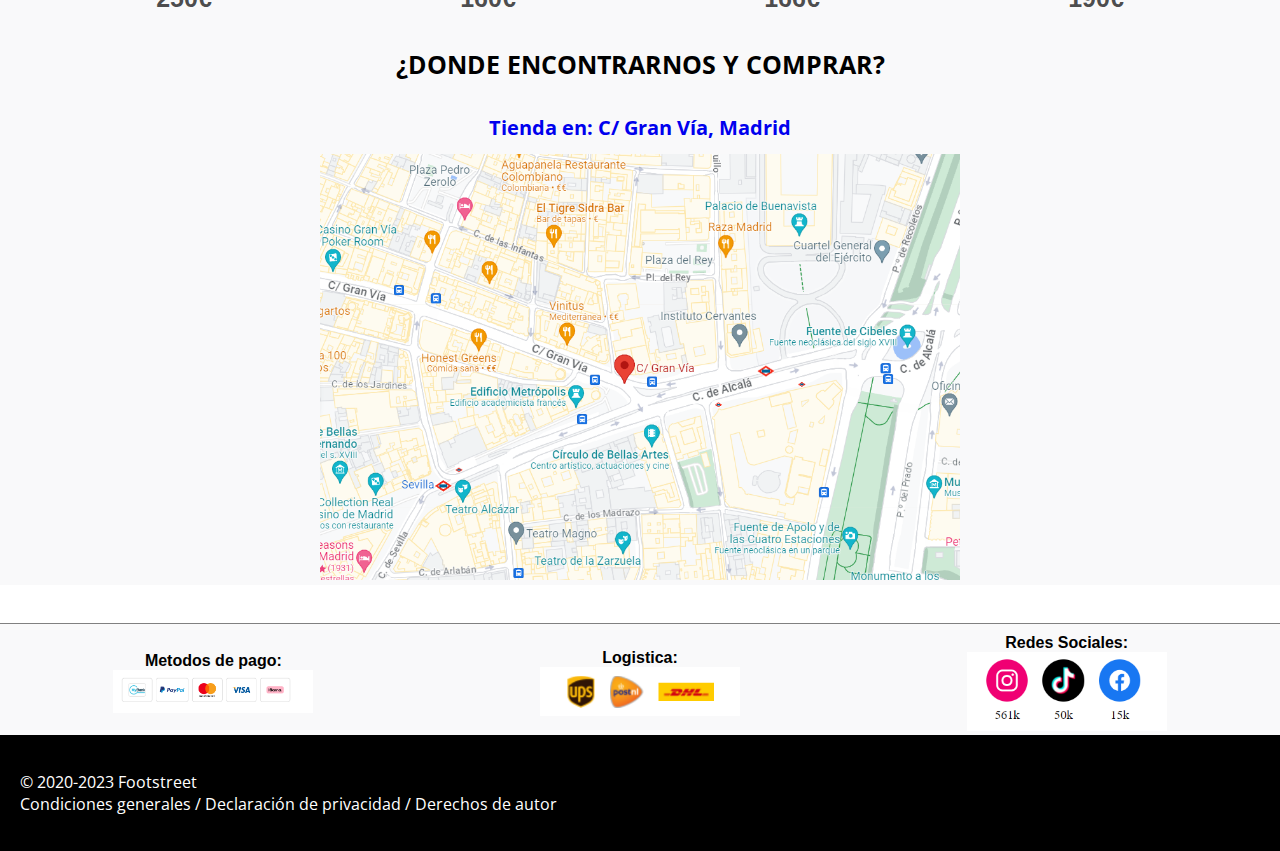
<file: nike/index.html>
<!DOCTYPE html>
<html>
<head>
  <title>Footstreet - Nike</title>
  <link rel="stylesheet" type="text/css" href="css/estilos.css">
  <link rel="stylesheet" type="text/css" href="css/responsive.css">
  <link rel="icon" href="img/logo.png">
</head>
<body>  
    <div class="barra" >
        <a href="https://goo.gl/maps/bMqTqkkTtzTGk8969">
            <div class="izq">        
                <img src="img/ubi.png">
                <div class="tex1">ESPAÑA</div><img src="img/espana.png" id="bandera">
            </div>
        </a>
        <img src="img/logo.png" >
        <div class="der">
            <a href="../pages/iniciosesion.html"><img src="img/perfil.png"></a>
            <img src="img/buscar.png">
        </div>
    </div>
    <div class="barra2">
        <div class="menu">
            <ul>
                <div class="separador2"></div>
                <li><a href="../index.html">Tienda</a></li>
                <li><a href="../adidas/index.html">Adidas</a></li>
                <li><a href="index.html">Nike</a></li>
                <li><a href="../jordan/index.html">Air Jordan</a></li>
                <div class="carrito"><a href="../calculadora/index.html"><img src="img/carro.png"></a></div>
            </ul>
        </div>
        
    </div>
    <section>
        <div class="foto">
            <img src="img/fondo.png">
        </div> 
        <div class="fotoprincipal">
            <div class="fotologo"><img src="img/logonike.png"><p> "Just do it" Nike</a><div class="linea"></div></div>
        </div>
        <div class="Zapatillas">
            <div class="recuadro">
                <div class="Fila1">
                    
                        <div class="contenido1">
                            <div class="fotozapa"><img src="img/zapa1.png"></div>
                            <div class="textozapa">Nike Air Max 97 'Black Royal'<br><span class="precio
                            ">395€</span></div>
                        </div>
                        <div class="contenido1">
                            <div class="fotozapa"><img src="img/zapa3.png"></div>
                            <div class="textozapa">Nike Air Max 95 'Triple Black'<br><span class="precio
                            ">256€</span></div>
                        </div>
                        <div class="contenido1">
                            <div class="fotozapa"><img src="img/zapa2.png"></div>
                            <div class="textozapa">Nike Air Max 1 Golf 'Panda'<br><span class="precio
                            ">388€</span></div>
                        </div>
                        <div class="contenido1">
                            <div class="fotozapa"><img src="img/zapa4.png"></div>
                            <div class="textozapa">Nike Terminator Low ''Liberté'<br><span class="precio
                            ">240€</span></div>
                        </div>
                    
                </div>
                <div class="Fila2">
                    
                        <div class="contenido1">
                            <div class="fotozapa"><img src="img/zapa5.png"></div>
                            <div class="textozapa">Nike Air Ship SP 'Tech Grey'<br><span class="precio
                            ">250€</span></div>
                        </div>
                        <div class="contenido1">
                            <div class="fotozapa"><img src="img/zapa6.png"></div>
                            <div class="textozapa">Nike Dunk Low 'Wear and Tear'<br><span class="precio
                            ">160€</span></div>
                        </div>
                        <div class="contenido1">
                            <div class="fotozapa"><img src="img/zapa7.png"></div>
                            <div class="textozapa">Nike Dunk Low 'Team Gold'<br><span class="precio
                            ">166€</span></div>
                        </div>
                        <div class="contenido1">
                            <div class="fotozapa"><img src="img/zapa8.png"></div>
                            <div class="textozapa">Nike Dunk High 'Pale Vanilla'<br><span class="precio
                            ">190€</span></div>
                        </div>
                    
                </div>
            </div>

        </div>
        <div class="lugar">
            <h4>¿DONDE ENCONTRARNOS Y COMPRAR?</h4>
            <div class="marcolugar">
                <div class="interior"> <a href="https://goo.gl/maps/bMqTqkkTtzTGk8969"><div class="textolugar">Tienda en: C/ Gran Vía, Madrid</div>
                    <img src="../img/google.png"></a>
                </div>
            </div>
        </div>


    </section>
    <div class="info">
        <div class="dentroinfo">
            Metodos de pago:
            <div class="pago"><img src="img/pago.png"></div>
        </div>
        <div class="dentroinfo">
            Logistica:
            <div class="pago"><img src="img/logistica.png"></div>
        </div>
        <div class="dentroinfo">
            Redes Sociales:
            <div class="pago"><img src="img/redes.png"></div>
        </div>
    </div>
  <footer>
    <div class="derechos"><p>&copy; 2020-2023 Footstreet    <br><a href="../Protección de datos de carácter personal según la LOPDDD.pdf de datos de carácter personal según la LOPDDD.pdf">
        Condiciones generales /
        Declaración de privacidad /
        Derechos de autor</a></p></div>
    
  </footer>
  <script src="js/java.js"></script>
</body>
</html>
</file>
<file: css/estilos.css>
@import url('https://fonts.googleapis.com/css2?family=Open+Sans:wght@400;800&display=swap');
@import url(../TIPOGRAFIA/Simplicity.ttf);

*{
    border: 0px red solid;
}

body {
    margin: 0;
    padding: 0;
    font-family: 'Open Sans', sans-serif;

  }


.barra{
    background-color: black;
    height: 75px;
    width: 100%;
    display: block;
}

.barra img{
    width: 75px;
    margin-left: 1.8%;
    
}

.der img{
    float: right;
    width: 35px;
    margin-right: 3%;
    margin-top: 3.8%;
}

.izq img{
    width: 35px;
    margin-top: 2.8%;
    float: left;
    margin-right: 2%;
}

#bandera{
    width: 20px;
    margin-top: 4.8%;
}



.tex1{
    vertical-align: middle;
    float: left;
    margin-top: 5%;
    font-weight: bold;

}

.izq{
    float: left;
    height: 100%;
    width: 35%;
    color: white;
    margin-left:10%;
}
.der{
    float: right;
    height: 100%;
    width: 35%;
    margin-right: 10%;
    
}

.barra2{
    background-color: #ffffff;
    border-bottom: 1px grey solid;
    width: 100%;
    height:100%;
}
.menu{
    width: 100%;
    height: 100%;

}

.menu ul{
    display: flex;
    margin-left: 6%;
}

.menu ul li{
    display: inline;
    margin-left: 3%;
    
}

.menu ul li a{
    text-decoration: none;
    color: black;
    font-weight: bold;
   
}
.menu ul li a:hover{
    text-decoration: none;
    color: grey;
    font-weight: bold;
    border-bottom:#0083bd 3px solid;
}

.carrito{
    border: 0px red solid;
    float: right;
    height: 100%;
    width: auto;
    margin-left: 57.3%;
}
.carrito img{
    width: 20px;
}

section {
   width: 100%;
   height: 100%;
   margin: 0px;
   padding: 0px;
   background-color: #f9f9fa;
}

.foto{
    width: 100%;
    height: 100%;
    margin: 0px;
    padding: 0px;
 
}
.foto img{
    width: 100%;
    height: 100%;
    margin: 0px;
    padding: 0px;
    border-bottom: 15px black solid;
}

.carrusel{
    display: flex;
    flex-wrap: nowrap;
}
  
footer {
    background-color: #000000;
    color: #fff;
    padding: 20px;
    
    
  }

  .sticky {
    position: fixed;
    top: 0;
    z-index: 100;
    width: 100%;
    height: 50px;
  }

  .Nombre{
    color: black;
    font-weight: bold;
    font-size: 20px;
    text-align: center;
    margin-top: 4%;
    font-family: 'Franklin Gothic Medium', 'Arial Narrow', Arial, sans-serif;
  }

  .linea{
    border: 1px black solid;
    width: 150px;
    margin-left:45% ;
    margin-top: 1%;
    margin-bottom: 3%;
    
  }

  .carrusel{
    border: 0px red solid;
  }
  .carrusel2{
    border: 0px red solid;
  }

  h4 h2 small a{
    padding: 0;
    margin: 0;
  }

  a{
    text-decoration: none;
  }

  .carousel{
    width: 100%;
    margin: 0px 0px;
  }

.carrusel-list{
    position: relatice;
    display: flex;
    align-items: center;
    width: fit-content;
    height: auto;
    padding: 10px 0px;
    margin: 0px auto;
    max-width: 100%;
    overflow: hidden;
}

.carrusel-track{
    position: relative;
    top: 0;
    left: 0;
    display: flex;
    justify-content: center;
    transition: .5s ease-in-out;
}
  
.carrusel{
    position: relative;
    width: 210px;
    padding: 0 18px;
    float: left ;
    box-sizing: border-box;
    display: flex;
    height: 100%;

}

.carousel h4{
    position: absolute;
    z-index: 1;
    font-size: 22px;
    line-height: 23px;
    color: black;
    padding: 10px;
    margin-top: 0px;
    font-family: "Arial";
    
}
.carousel h4 small{
    font-size: 15px;
    display: block;
}
.carrusel a img{
    object-fit: cover;
    height: 300px;
    width: 100px;
    border-radius: 15px;
    box-shadow: 0 2px 5px 0 rgba(0, 0, 0, 0.5);
    transition: .3s ease-in-out;

}

.carrusel-arrow{
    border-radius: 30px;
    height: 48px;
    background-color: grey;
    position: absolute;
    z-index: 4;
    width: 48px;
    text-align: center;
    border-bottom: 1px black solid;
    cursor: pointer;
}

.carrusel-arrow:focus{
    outline: 0;
    
}

.carrusel-arrow svg{
    width: 12px;
    height: 100%;
    color: rgba(255, 255, 255, 1);

}

.carrusel-prev{
    left: 0px;
}

.carrusel-next{
    right: 0px ;
}


.carrusel a img:hover{
    width: 100%;
    height: 100%;
   
}
.carrusel-arrow svg:hover{
    width: 12px;
    height: 100%;
    color: rgb(14, 14, 14);
    margin-top: 2px;
}

.der img:hover{
    float: right;
    width: 50px;
    margin-right: 3%;
    margin-top: 2%;
}

.carrito img:hover{
    width: 25px;
}

.marco{
    display: flex;
    height: 100%;
    width: 100%;
    border: 1px solid red;
    padding: 0%;
    margin: 0px;
}

.Marcas{
    display: flex;
    border: 1px solid red;
}

.marca{

    background-color: #f9f9fa;
    height: 200px;
    width: 80%;
    border: 0px solid red;
    margin-bottom: 5%;
    margin-right: 1%;
}

.marca:hover{
    border: 1px solid black;
}

.marca a{
    display: flex;
    float: left;
    background-color: white;
    height: 200px;
    width: 205px;
    margin-bottom: 5%;
    margin-left: 3%;
}
.carrusel-arrow:hover{
    border-radius: 30px;
    height: 48px;
    background-color: grey;
    position: absolute;
    z-index: 4;
    width: 48px;
    text-align: center;
    border-top: 1px solid black;
    border-bottom: 0px;
    cursor: pointer;
}

.zona{
    width: 100%;
    height: auto;
    display: flex;
    justify-content: center;
    align-items: center;
    
}
.Enlinea{
    display: flex;
    width: 95%;
    justify-content: center;
    align-items: center;
    background-color: #f9f9fa;
}
.Marcasynom{
    height: 30%;
    width: 20%;
    display: block;
}
.fotomarca{
    height: 80%;
    width: 100%;
    
    
}
.textomarca{
    height: 20%;
    width: 100%;
    border: 0px black solid;
    display: flex;
    justify-content: center;
}
.fotomarca a {
    text-decoration: none;
    border: 0px black solid;
    justify-content: center;
    color:#0083bd;
}
.fotomarca a img{
    width: 100%;
    height: 100%;
    
}

.fotomarca a img:hover{
    text-decoration: none;
    border:#0083bd 3px solid;
    justify-content: center;
    
}
.textomarca:hover{
    text-decoration: none;
    border-bottom:#0083bd 3px solid;
    justify-content: center;
    color: black;
}
.info{
    border-top: 1px solid grey;
    background-color:  #f9f9fa;
    width: 100%;
    height: auto;
    margin-top: 3%;
    display: flex;
    justify-content: center;
    align-items: center;
}
.dentroinfo{
    display: block;
    border: 0px solid red;
    width: 100%;
    text-align: center;
    margin-top: 10px;
    font-weight: bold;
    font-family: 'Franklin Gothic Medium', 'Arial Narrow', Arial, sans-serif;
}
.pago img{
    width: 200px;
    
} 
.derechos{
    display: flex;
    width: 100%;
}


.lugar{
    width: 100%;
    height: 100%;
    margin-top: 2%;
    text-align: center  ;
}
.marcolugar{
    width: 100%;
    height: 100%;
    text-align: center;
}
.interior{
    display: block;
    width: 100%;
}
.textolugar{
    font-size: 20px;
    font-weight: bold;
    margin-bottom: 1%;
    text-align: center ;
}
.interior img{
    width: 50%;
}

h4{
    font-size: 25px;
}
.interior img:hover{
    width: 51%;
    border: black 1px solid;
}
.derechos p a{
    color: white;
  }
</file>
<file: css/responsive.css>
@media(min-width:768px){
    .carousel{
        margin: 0px 0px;
    }

    .carrusel{
        width: 275px;
    }
    .carrusel a img{
        width: 250px;
    }

}

@media (max-width:1200px) {
    .carrito{
        border: 0px red solid;
        float: right;
        height: 100%;
        width: auto;
        margin-left:45%;
    }    

}
@media (max-width:1300px){
    .linea{
        display: none;
    }
    .Nombre{
        margin-bottom: 4%;
    }
}
</file>
<file: adidas/css/estilos.css>
@import url('https://fonts.googleapis.com/css2?family=Open+Sans:wght@400;800&display=swap');
@import url(../TIPOGRAFIA/Simplicity.ttf);

*{
    border: 0px red solid;
}

body {
    margin: 0;
    padding: 0;
    font-family: 'Open Sans', sans-serif;

  }


.barra{
    background-color: black;
    height: 75px;
    width: 100%;
    display: block;
}

.barra img{
    width: 75px;
    margin-left: 1.8%;
    
}

.der img{
    float: right;
    width: 35px;
    margin-right: 3%;
    margin-top: 3.8%;
}

.izq img{
    width: 35px;
    margin-top: 2.8%;
    float: left;
    margin-right: 2%;
}

#bandera{
    width: 20px;
    margin-top: 4.8%;
}



.tex1{
    vertical-align: middle;
    float: left;
    margin-top: 5%;
    font-weight: bold;

}

.izq{
    float: left;
    height: 100%;
    width: 35%;
    color: white;
    margin-left:10%;
}
.der{
    float: right;
    height: 100%;
    width: 35%;
    margin-right: 10%;
    
}

.barra2{
    background-color: #ffffff;
    border-bottom: 1px grey solid;
    width: 100%;
    height:100%;
}
.menu{
    width: 100%;
    height: 100%;

}

.menu ul{
    display: flex;
    margin-left: 6%;
}

.menu ul li{
    display: inline;
    margin-left: 3%;
    
}

.menu ul li a{
    text-decoration: none;
    color: black;
    font-weight: bold;
   
}
.menu ul li a:hover{
    text-decoration: none;
    color: grey;
    font-weight: bold;
    border-bottom:#0083bd 3px solid;
}

.carrito{
    border: 0px red solid;
    float: right;
    height: 100%;
    width: auto;
    margin-left: 57.3%;
}
.carrito img{
    width: 20px;
}

section {
   width: 100%;
   height: 100%;
   margin: 0px;
   padding: 0px;
   background-color: #f9f9fa;
}

.foto{
    width: 100%;
    height: 100%;
    margin: 0px;
    padding: 0px;
 
}
.foto img{
    width: 100%;
    height: 100%;
    margin: 0px;
    padding: 0px;
    border-bottom: 15px black solid;
}

.carrusel{
    display: flex;
    flex-wrap: nowrap;
}
  
footer {
    background-color: #000000;
    color: #fff;
    padding: 20px;
    
    
  }

  .sticky {
    position: fixed;
    top: 0;
    z-index: 100;
    width: 100%;
    height: 50px;
  }

  .Nombre{
    color: black;
    font-weight: bold;
    font-size: 20px;
    text-align: center;
    margin-top: 4%;
    font-family: 'Franklin Gothic Medium', 'Arial Narrow', Arial, sans-serif;
  }

  .linea{
    border: 1px black solid;
    width: 150px;
    margin-left:28% ;
    margin-top: 1%;
    margin-bottom: 3%;
    
  }

  .carrusel{
    border: 0px red solid;
  }
  .carrusel2{
    border: 0px red solid;
  }

  h4 h2 small a{
    padding: 0;
    margin: 0;
  }

  a{
    text-decoration: none;
  }

  .carousel{
    width: 100%;
    margin: 0px 0px;
  }

.carrusel-list{
    position: relatice;
    display: flex;
    align-items: center;
    width: fit-content;
    height: auto;
    padding: 10px 0px;
    margin: 0px auto;
    max-width: 100%;
    overflow: hidden;
}

.carrusel-track{
    position: relative;
    top: 0;
    left: 0;
    display: flex;
    justify-content: center;
    transition: .5s ease-in-out;
}
  
.carrusel{
    position: relative;
    width: 210px;
    padding: 0 18px;
    float: left ;
    box-sizing: border-box;
    display: flex;
    height: 100%;

}

.carousel h4{
    position: absolute;
    z-index: 1;
    font-size: 22px;
    line-height: 23px;
    color: black;
    padding: 10px;
    margin-top: 0px;
    font-family: "Arial";
    
}
.carousel h4 small{
    font-size: 15px;
    display: block;
}
.carrusel a img{
    object-fit: cover;
    height: 300px;
    width: 100px;
    border-radius: 15px;
    box-shadow: 0 2px 5px 0 rgba(0, 0, 0, 0.5);
    transition: .3s ease-in-out;

}

.carrusel-arrow{
    border-radius: 30px;
    height: 48px;
    background-color: grey;
    position: absolute;
    z-index: 4;
    width: 48px;
    text-align: center;
    border-bottom: 1px black solid;
    cursor: pointer;
}

.carrusel-arrow:focus{
    outline: 0;
    
}

.carrusel-arrow svg{
    width: 12px;
    height: 100%;
    color: rgba(255, 255, 255, 1);

}

.carrusel-prev{
    left: 0px;
}

.carrusel-next{
    right: 0px ;
}


.carrusel a img:hover{
    width: 100%;
    height: 100%;
   
}
.carrusel-arrow svg:hover{
    width: 12px;
    height: 100%;
    color: rgb(14, 14, 14);
    margin-top: 2px;
}

.der img:hover{
    float: right;
    width: 50px;
    margin-right: 3%;
    margin-top: 2%;
}

.carrito img:hover{
    width: 25px;
}

.marco{
    display: flex;
    height: 100%;
    width: 100%;
    border: 1px solid red;
    padding: 0%;
    margin: 0px;
}

.Marcas{
    display: flex;
    border: 1px solid red;
}

.marca{

    background-color: #f9f9fa;
    height: 200px;
    width: 80%;
    border: 0px solid red;
    margin-bottom: 5%;
    margin-right: 1%;
}

.marca:hover{
    border: 1px solid black;
}

.marca a{
    display: flex;
    float: left;
    background-color: white;
    height: 200px;
    width: 205px;
    margin-bottom: 5%;
    margin-left: 3%;
}
.carrusel-arrow:hover{
    border-radius: 30px;
    height: 48px;
    background-color: grey;
    position: absolute;
    z-index: 4;
    width: 48px;
    text-align: center;
    border-top: 1px solid black;
    border-bottom: 0px;
    cursor: pointer;
}

.zona{
    width: 100%;
    height: auto;
    display: flex;
    justify-content: center;
    align-items: center;
    
}
.Enlinea{
    display: flex;
    width: 95%;
    justify-content: center;
    align-items: center;
    background-color: #f9f9fa;
}
.Marcasynom{
    height: 30%;
    width: 20%;
    display: block;
}
.fotomarca{
    height: 80%;
    width: 100%;
    
    
}
.textomarca{
    height: 20%;
    width: 100%;
    border: 0px black solid;
    display: flex;
    justify-content: center;
}
.fotomarca a {
    text-decoration: none;
    border: 0px black solid;
    justify-content: center;
    color:#0083bd;
}
.fotomarca a img{
    width: 100%;
    height: 100%;
    
}

.fotomarca a img:hover{
    text-decoration: none;
    border:#0083bd 3px solid;
    justify-content: center;
    
}
.textomarca:hover{
    text-decoration: none;
    border-bottom:#0083bd 3px solid;
    justify-content: center;
    color: black;
}
.info{
    border-top: 1px solid grey;
    background-color:  #f9f9fa;
    width: 100%;
    height: auto;
    margin-top: 3%;
    display: flex;
    justify-content: center;
    align-items: center;
}
.dentroinfo{
    display: block;
    border: 0px solid red;
    width: 100%;
    text-align: center;
    margin-top: 10px;
    font-weight: bold;
    font-family: 'Franklin Gothic Medium', 'Arial Narrow', Arial, sans-serif;
}
.pago img{
    width: 200px;
    
} 
.derechos{
    display: flex;
    width: 100%;
}

.fotoprincipal{
    width: 100%;
    height: 20%;
    border: 0px solid red;
    display: flex;
    justify-content: center;
    align-items: center;
    margin-top: 1%;
}
.fotologo{
    border: 0px solid red;
    width:auto ; 
    display: block;
    text-align: center;
    font-weight: bold;
    font-size: 30px;
}
.fotologo img{
    width: 200px;
}

.Zapatillas{
    width: 100%;
    height: 100%;
    display: flex;
    justify-content: center;
    align-items: center;

}
.recuadro{
    width: 95%;
    height: 95%;
    border: 0px solid red;
}
.Fila1{
    width: 100%;
    height: 40%;
    margin-top: 4%;
    display: flex;
    border: 0px solid red;
}
.Fila2{
    width: 100%;
    height: 40%;
    margin-top: 4%;
    display: flex;
    border: 0px solid red;
}


.textozapa{
    text-align: center;
    font-size: 20px;
    color: rgba(0, 0, 0, 0.5);
    border: 0px solid red;
}
.contenido1{
    width: 50%;
    height: auto;
    border: 0px solid red;
}
.fotozapa img{
    width: 100%;
}
.precio{
    font-family:Arial, Helvetica, sans-serif;
    font-size: 25px;
    width: 100%;
    height: 100%;
    font-weight: bold;
    color: rgba(0, 0, 0, 0.7);
}
.contenido1:hover{
    border: 1px solid black;
}
.lugar{
    width: 100%;
    height: 100%;
    margin-top: 2%;
    text-align: center  ;
}
.marcolugar{
    width: 100%;
    height: 100%;
    text-align: center;
}
.interior{
    display: block;
    width: 100%;
}
.textolugar{
    font-size: 20px;
    font-weight: bold;
    margin-bottom: 1%;
    text-align: center ;
}
.interior img{
    width: 50%;
}

h4{
    font-size: 25px;
}
.interior img:hover{
    width: 51%;
    border: black 1px solid;
}

.derechos p a{
    color: white;
  }
</file>
<file: adidas/css/responsive.css>
@media(min-width:768px){
    .carousel{
        margin: 0px 0px;
    }

    .carrusel{
        width: 275px;
    }
    .carrusel a img{
        width: 250px;
    }

    
}


@media (max-width:1200px) {
    .carrito{
        border: 0px red solid;
        float: right;
        height: 100%;
        width: auto;
        margin-left:45%;
    }
}

@media (max-width:1300px){
    .linea{
        display: none;
    }
    .Nombre{
        margin-bottom: 4%;
    }
    
  
}
</file>
<file: calculadora/estilos.css>
body {
    background-color: white;
    font-family: Arial, Helvetica, sans-serif;
  }
  
  h1 {
    color: black;
    text-align: center;
    font-size: 20px;
    
  }
  h2 {
    color: black;
    text-align: center;
    font-size: 40px;
    
  }
  p {
    font-family: verdana;
    font-size: 23px;
    text-align: center;
    color:black;
  }
  
  .logo img{
    width: 75px;
  }

  button1   {
    border: 1px;
    display: block;
    font-size: 300%;
    text-align: center;
    margin: auto;
    color:DarkRed;
  }
  html {
    font-size: 62.5%;
    box-sizing: border-box;
  }
  
  *, *::before, *::after {
    margin: 0;
    padding: 0;
    box-sizing: inherit;
  }
  
  .calculator {
    border: 0px solid #ccc;
    border-radius: 5px;
    position: absolute;
    top: 50%;
    left: 50%;
    transform: translate(-50%, -50%);
    width: 400px;
  }
  
  .calculator-screen {
    width: 100%;
    font-size: 5rem;
    height: 80px;
    border: none;
    background-color: #252525;
    color: #fff;
    text-align: right;
    padding-right: 20px;
    padding-left: 10px;
  }
  
  button {
    height: 60px;
    background-color:   black;
    border-radius: 3px;
    border: 1px solid black;
    background-color: transparent;
    font-size: 2rem;
    color: black;
    background-image: linear-gradient(to bottom,transparent,transparent 50%,rgba(0,0,0,.04));
    box-shadow: inset 0 0 0 1px rgba(255,255,255,.05), inset 0 1px 0 0 rgba(255,255,255,.45), inset 0 -1px 0 0 rgba(255,255,255,.15), 0 1px 0 0 rgba(255,255,255,.15);
    text-shadow: 0 1px rgba(255,255,255,.4);
  }
  
  button:hover {
    background-color: DimGray;
  }
  
  .operator {
    color: Silver;
  }
  
  .all-clear {
    background-color: #f0595f;
    border-color: #b0353a;  
    color: #FFFF00;
  }
  
  .all-clear:hover {
    background-color: DarkRed;
  }
  
  .equal-sign {
    background-color: #2e86c0;
    border-color: green;
    color: #fff;
    height: 100%;
    grid-area: 2 / 4 / 6 / 5;
  }
  
  .equal-sign:hover {
    background-color: Blue;
  }
  
  .calculator-keys {
    display: grid;
    grid-template-columns: repeat(4, 1fr);
    grid-gap: 20px;
    padding: 20px;
  }
  .derechos p a{
    color: white;
  }
</file>
<file: jordan/css/estilos.css>
@import url('https://fonts.googleapis.com/css2?family=Open+Sans:wght@400;800&display=swap');
@import url(../TIPOGRAFIA/Simplicity.ttf);

*{
    border: 0px red solid;
}

body {
    margin: 0;
    padding: 0;
    font-family: 'Open Sans', sans-serif;

  }


.barra{
    background-color: black;
    height: 75px;
    width: 100%;
    display: block;
}

.barra img{
    width: 75px;
    margin-left: 1.8%;
    
}

.der img{
    float: right;
    width: 35px;
    margin-right: 3%;
    margin-top: 3.8%;
}

.izq img{
    width: 35px;
    margin-top: 2.8%;
    float: left;
    margin-right: 2%;
}

#bandera{
    width: 20px;
    margin-top: 4.8%;
}



.tex1{
    vertical-align: middle;
    float: left;
    margin-top: 5%;
    font-weight: bold;

}

.izq{
    float: left;
    height: 100%;
    width: 35%;
    color: white;
    margin-left:10%;
}
.der{
    float: right;
    height: 100%;
    width: 35%;
    margin-right: 10%;
    
}

.barra2{
    background-color: #ffffff;
    border-bottom: 1px grey solid;
    width: 100%;
    height:100%;
}
.menu{
    width: 100%;
    height: 100%;

}

.menu ul{
    display: flex;
    margin-left: 6%;
}

.menu ul li{
    display: inline;
    margin-left: 3%;
    
}

.menu ul li a{
    text-decoration: none;
    color: black;
    font-weight: bold;
   
}
.menu ul li a:hover{
    text-decoration: none;
    color: grey;
    font-weight: bold;
    border-bottom:#0083bd 3px solid;
}

.carrito{
    border: 0px red solid;
    float: right;
    height: 100%;
    width: auto;
    margin-left: 57.3%;
}
.carrito img{
    width: 20px;
}

section {
   width: 100%;
   height: 100%;
   margin: 0px;
   padding: 0px;
   background-color: #f9f9fa;
}

.foto{
    width: 100%;
    height: 100%;
    margin: 0px;
    padding: 0px;
 
}
.foto img{
    width: 100%;
    height: 100%;
    margin: 0px;
    padding: 0px;
    border-bottom: 15px black solid;
}

.carrusel{
    display: flex;
    flex-wrap: nowrap;
}
  
footer {
    background-color: #000000;
    color: #fff;
    padding: 20px;
    
    
  }

  .sticky {
    position: fixed;
    top: 0;
    z-index: 100;
    width: 100%;
    height: 50px;
  }

  .Nombre{
    color: black;
    font-weight: bold;
    font-size: 20px;
    text-align: center;
    margin-top: 4%;
    font-family: 'Franklin Gothic Medium', 'Arial Narrow', Arial, sans-serif;
  }

  .linea{
    border: 1px black solid;
    width: 150px;
    margin-left:30% ;
    margin-top: 1%;
    margin-bottom: 3%;
    
  }

  .carrusel{
    border: 0px red solid;
  }
  .carrusel2{
    border: 0px red solid;
  }

  h4 h2 small a{
    padding: 0;
    margin: 0;
  }

  a{
    text-decoration: none;
  }

  .carousel{
    width: 100%;
    margin: 0px 0px;
  }

.carrusel-list{
    position: relatice;
    display: flex;
    align-items: center;
    width: fit-content;
    height: auto;
    padding: 10px 0px;
    margin: 0px auto;
    max-width: 100%;
    overflow: hidden;
}

.carrusel-track{
    position: relative;
    top: 0;
    left: 0;
    display: flex;
    justify-content: center;
    transition: .5s ease-in-out;
}
  
.carrusel{
    position: relative;
    width: 210px;
    padding: 0 18px;
    float: left ;
    box-sizing: border-box;
    display: flex;
    height: 100%;

}

.carousel h4{
    position: absolute;
    z-index: 1;
    font-size: 22px;
    line-height: 23px;
    color: black;
    padding: 10px;
    margin-top: 0px;
    font-family: "Arial";
    
}
.carousel h4 small{
    font-size: 15px;
    display: block;
}
.carrusel a img{
    object-fit: cover;
    height: 300px;
    width: 100px;
    border-radius: 15px;
    box-shadow: 0 2px 5px 0 rgba(0, 0, 0, 0.5);
    transition: .3s ease-in-out;

}

.carrusel-arrow{
    border-radius: 30px;
    height: 48px;
    background-color: grey;
    position: absolute;
    z-index: 4;
    width: 48px;
    text-align: center;
    border-bottom: 1px black solid;
    cursor: pointer;
}

.carrusel-arrow:focus{
    outline: 0;
    
}

.carrusel-arrow svg{
    width: 12px;
    height: 100%;
    color: rgba(255, 255, 255, 1);

}

.carrusel-prev{
    left: 0px;
}

.carrusel-next{
    right: 0px ;
}


.carrusel a img:hover{
    width: 100%;
    height: 100%;
   
}
.carrusel-arrow svg:hover{
    width: 12px;
    height: 100%;
    color: rgb(14, 14, 14);
    margin-top: 2px;
}

.der img:hover{
    float: right;
    width: 50px;
    margin-right: 3%;
    margin-top: 2%;
}

.carrito img:hover{
    width: 25px;
}

.marco{
    display: flex;
    height: 100%;
    width: 100%;
    border: 1px solid red;
    padding: 0%;
    margin: 0px;
}

.Marcas{
    display: flex;
    border: 1px solid red;
}

.marca{

    background-color: #f9f9fa;
    height: 200px;
    width: 80%;
    border: 0px solid red;
    margin-bottom: 5%;
    margin-right: 1%;
}

.marca:hover{
    border: 1px solid black;
}

.marca a{
    display: flex;
    float: left;
    background-color: white;
    height: 200px;
    width: 205px;
    margin-bottom: 5%;
    margin-left: 3%;
}
.carrusel-arrow:hover{
    border-radius: 30px;
    height: 48px;
    background-color: grey;
    position: absolute;
    z-index: 4;
    width: 48px;
    text-align: center;
    border-top: 1px solid black;
    border-bottom: 0px;
    cursor: pointer;
}

.zona{
    width: 100%;
    height: auto;
    display: flex;
    justify-content: center;
    align-items: center;
    
}
.Enlinea{
    display: flex;
    width: 95%;
    justify-content: center;
    align-items: center;
    background-color: #f9f9fa;
}
.Marcasynom{
    height: 30%;
    width: 20%;
    display: block;
}
.fotomarca{
    height: 80%;
    width: 100%;
    
    
}
.textomarca{
    height: 20%;
    width: 100%;
    border: 0px black solid;
    display: flex;
    justify-content: center;
}
.fotomarca a {
    text-decoration: none;
    border: 0px black solid;
    justify-content: center;
    color:#0083bd;
}
.fotomarca a img{
    width: 100%;
    height: 100%;
    
}

.fotomarca a img:hover{
    text-decoration: none;
    border:#0083bd 3px solid;
    justify-content: center;
    
}
.textomarca:hover{
    text-decoration: none;
    border-bottom:#0083bd 3px solid;
    justify-content: center;
    color: black;
}
.info{
    border-top: 1px solid grey;
    background-color:  #f9f9fa;
    width: 100%;
    height: auto;
    margin-top: 3%;
    display: flex;
    justify-content: center;
    align-items: center;
}
.dentroinfo{
    display: block;
    border: 0px solid red;
    width: 100%;
    text-align: center;
    margin-top: 10px;
    font-weight: bold;
    font-family: 'Franklin Gothic Medium', 'Arial Narrow', Arial, sans-serif;
}
.pago img{
    width: 200px;
    
} 
.derechos{
    display: flex;
    width: 100%;
}

.fotoprincipal{
    width: 100%;
    height: 20%;
    border: 0px solid red;
    display: flex;
    justify-content: center;
    align-items: center;
    margin-top: 1%;
}
.fotologo{
    border: 0px solid red;
    width:auto ; 
    display: block;
    text-align: center;
    font-weight: bold;
    font-size: 30px;
}
.fotologo img{
    width: 200px;
}

.Zapatillas{
    width: 100%;
    height: 100%;
    display: flex;
    justify-content: center;
    align-items: center;

}
.recuadro{
    width: 95%;
    height: 95%;
    border: 0px solid red;
}
.Fila1{
    width: 100%;
    height: 40%;
    margin-top: 4%;
    display: flex;
    border: 0px solid red;
}
.Fila2{
    width: 100%;
    height: 40%;
    margin-top: 4%;
    display: flex;
    border: 0px solid red;
}


.textozapa{
    text-align: center;
    font-size: 20px;
    color: rgba(0, 0, 0, 0.5);
    border: 0px solid red;
}
.contenido1{
    width: 50%;
    height: auto;
    border: 0px solid red;
}
.fotozapa img{
    width: 100%;
}
.precio{
    font-family:Arial, Helvetica, sans-serif;
    font-size: 25px;
    width: 100%;
    height: 100%;
    font-weight: bold;
    color: rgba(0, 0, 0, 0.7);
}
.contenido1:hover{
    border: 1px solid black;
}
.lugar{
    width: 100%;
    height: 100%;
    margin-top: 2%;
    text-align: center  ;
}
.marcolugar{
    width: 100%;
    height: 100%;
    text-align: center;
}
.interior{
    display: block;
    width: 100%;
}
.textolugar{
    font-size: 20px;
    font-weight: bold;
    margin-bottom: 1%;
    text-align: center ;
}
.interior img{
    width: 50%;
}

h4{
    font-size: 25px;
}
.interior img:hover{
    width: 51%;
    border: black 1px solid;
}

.derechos p a{
    color: white;
  }
</file>
<file: jordan/css/responsive.css>
@media(min-width:768px){
    .carousel{
        margin: 0px 0px;
    }

    .carrusel{
        width: 275px;
    }
    .carrusel a img{
        width: 250px;
    }

}

@media (max-width:1200px) {
    .carrito{
        border: 0px red solid;
        float: right;
        height: 100%;
        width: auto;
        margin-left:45%;
    }    

}
@media (max-width:1300px){
    .linea{
        display: none;
    }
    .Nombre{
        margin-bottom: 4%;
    }
}
</file>
<file: nike/css/estilos.css>
@import url('https://fonts.googleapis.com/css2?family=Open+Sans:wght@400;800&display=swap');
@import url(../TIPOGRAFIA/Simplicity.ttf);

*{
    border: 0px red solid;
}

body {
    margin: 0;
    padding: 0;
    font-family: 'Open Sans', sans-serif;

  }


.barra{
    background-color: black;
    height: 75px;
    width: 100%;
    display: block;
}

.barra img{
    width: 75px;
    margin-left: 1.8%;
    
}

.der img{
    float: right;
    width: 35px;
    margin-right: 3%;
    margin-top: 3.8%;
}

.izq img{
    width: 35px;
    margin-top: 2.8%;
    float: left;
    margin-right: 2%;
}

#bandera{
    width: 20px;
    margin-top: 4.8%;
}



.tex1{
    vertical-align: middle;
    float: left;
    margin-top: 5%;
    font-weight: bold;

}

.izq{
    float: left;
    height: 100%;
    width: 35%;
    color: white;
    margin-left:10%;
}
.der{
    float: right;
    height: 100%;
    width: 35%;
    margin-right: 10%;
    
}

.barra2{
    background-color: #ffffff;
    border-bottom: 1px grey solid;
    width: 100%;
    height:100%;
}
.menu{
    width: 100%;
    height: 100%;

}

.menu ul{
    display: flex;
    margin-left: 6%;
}

.menu ul li{
    display: inline;
    margin-left: 3%;
    
}

.menu ul li a{
    text-decoration: none;
    color: black;
    font-weight: bold;
   
}
.menu ul li a:hover{
    text-decoration: none;
    color: grey;
    font-weight: bold;
    border-bottom:#0083bd 3px solid;
}

.carrito{
    border: 0px red solid;
    float: right;
    height: 100%;
    width: auto;
    margin-left: 57.3%;
}
.carrito img{
    width: 20px;
}

section {
   width: 100%;
   height: 100%;
   margin: 0px;
   padding: 0px;
   background-color: #f9f9fa;
}

.foto{
    width: 100%;
    height: 100%;
    margin: 0px;
    padding: 0px;
 
}
.foto img{
    width: 100%;
    height: 100%;
    margin: 0px;
    padding: 0px;
    border-bottom: 15px black solid;
}

.carrusel{
    display: flex;
    flex-wrap: nowrap;
}
  
footer {
    background-color: #000000;
    color: #fff;
    padding: 20px;
    
    
  }

  .sticky {
    position: fixed;
    top: 0;
    z-index: 100;
    width: 100%;
    height: 50px;
  }

  .Nombre{
    color: black;
    font-weight: bold;
    font-size: 20px;
    text-align: center;
    margin-top: 4%;
    font-family: 'Franklin Gothic Medium', 'Arial Narrow', Arial, sans-serif;
  }

  .linea{
    border: 1px black solid;
    width: 150px;
    margin-left:24% ;
    margin-top: 1%;
    margin-bottom: 3%;
    
  }

  .carrusel{
    border: 0px red solid;
  }
  .carrusel2{
    border: 0px red solid;
  }

  h4 h2 small a{
    padding: 0;
    margin: 0;
  }

  a{
    text-decoration: none;
  }

  .carousel{
    width: 100%;
    margin: 0px 0px;
  }

.carrusel-list{
    position: relatice;
    display: flex;
    align-items: center;
    width: fit-content;
    height: auto;
    padding: 10px 0px;
    margin: 0px auto;
    max-width: 100%;
    overflow: hidden;
}

.carrusel-track{
    position: relative;
    top: 0;
    left: 0;
    display: flex;
    justify-content: center;
    transition: .5s ease-in-out;
}
  
.carrusel{
    position: relative;
    width: 210px;
    padding: 0 18px;
    float: left ;
    box-sizing: border-box;
    display: flex;
    height: 100%;

}

.carousel h4{
    position: absolute;
    z-index: 1;
    font-size: 22px;
    line-height: 23px;
    color: black;
    padding: 10px;
    margin-top: 0px;
    font-family: "Arial";
    
}
.carousel h4 small{
    font-size: 15px;
    display: block;
}
.carrusel a img{
    object-fit: cover;
    height: 300px;
    width: 100px;
    border-radius: 15px;
    box-shadow: 0 2px 5px 0 rgba(0, 0, 0, 0.5);
    transition: .3s ease-in-out;

}

.carrusel-arrow{
    border-radius: 30px;
    height: 48px;
    background-color: grey;
    position: absolute;
    z-index: 4;
    width: 48px;
    text-align: center;
    border-bottom: 1px black solid;
    cursor: pointer;
}

.carrusel-arrow:focus{
    outline: 0;
    
}

.carrusel-arrow svg{
    width: 12px;
    height: 100%;
    color: rgba(255, 255, 255, 1);

}

.carrusel-prev{
    left: 0px;
}

.carrusel-next{
    right: 0px ;
}


.carrusel a img:hover{
    width: 100%;
    height: 100%;
   
}
.carrusel-arrow svg:hover{
    width: 12px;
    height: 100%;
    color: rgb(14, 14, 14);
    margin-top: 2px;
}

.der img:hover{
    float: right;
    width: 50px;
    margin-right: 3%;
    margin-top: 2%;
}

.carrito img:hover{
    width: 25px;
}

.marco{
    display: flex;
    height: 100%;
    width: 100%;
    border: 1px solid red;
    padding: 0%;
    margin: 0px;
}

.Marcas{
    display: flex;
    border: 1px solid red;
}

.marca{

    background-color: #f9f9fa;
    height: 200px;
    width: 80%;
    border: 0px solid red;
    margin-bottom: 5%;
    margin-right: 1%;
}

.marca:hover{
    border: 1px solid black;
}

.marca a{
    display: flex;
    float: left;
    background-color: white;
    height: 200px;
    width: 205px;
    margin-bottom: 5%;
    margin-left: 3%;
}
.carrusel-arrow:hover{
    border-radius: 30px;
    height: 48px;
    background-color: grey;
    position: absolute;
    z-index: 4;
    width: 48px;
    text-align: center;
    border-top: 1px solid black;
    border-bottom: 0px;
    cursor: pointer;
}

.zona{
    width: 100%;
    height: auto;
    display: flex;
    justify-content: center;
    align-items: center;
    
}
.Enlinea{
    display: flex;
    width: 95%;
    justify-content: center;
    align-items: center;
    background-color: #f9f9fa;
}
.Marcasynom{
    height: 30%;
    width: 20%;
    display: block;
}
.fotomarca{
    height: 80%;
    width: 100%;
    
    
}
.textomarca{
    height: 20%;
    width: 100%;
    border: 0px black solid;
    display: flex;
    justify-content: center;
}
.fotomarca a {
    text-decoration: none;
    border: 0px black solid;
    justify-content: center;
    color:#0083bd;
}
.fotomarca a img{
    width: 100%;
    height: 100%;
    
}

.fotomarca a img:hover{
    text-decoration: none;
    border:#0083bd 3px solid;
    justify-content: center;
    
}
.textomarca:hover{
    text-decoration: none;
    border-bottom:#0083bd 3px solid;
    justify-content: center;
    color: black;
}
.info{
    border-top: 1px solid grey;
    background-color:  #f9f9fa;
    width: 100%;
    height: auto;
    margin-top: 3%;
    display: flex;
    justify-content: center;
    align-items: center;
}
.dentroinfo{
    display: block;
    border: 0px solid red;
    width: 100%;
    text-align: center;
    margin-top: 10px;
    font-weight: bold;
    font-family: 'Franklin Gothic Medium', 'Arial Narrow', Arial, sans-serif;
}
.pago img{
    width: 200px;
    
} 
.derechos{
    display: flex;
    width: 100%;
}

.fotoprincipal{
    width: 100%;
    height: 20%;
    border: 0px solid red;
    display: flex;
    justify-content: center;
    align-items: center;
    margin-top: 1%;
}
.fotologo{
    border: 0px solid red;
    width:auto ; 
    display: block;
    text-align: center;
    font-weight: bold;
    font-size: 30px;
}
.fotologo img{
    width: 200px;
}

.Zapatillas{
    width: 100%;
    height: 100%;
    display: flex;
    justify-content: center;
    align-items: center;

}
.recuadro{
    width: 95%;
    height: 95%;
    border: 0px solid red;
}
.Fila1{
    width: 100%;
    height: 40%;
    margin-top: 4%;
    display: flex;
    border: 0px solid red;
}
.Fila2{
    width: 100%;
    height: 40%;
    margin-top: 4%;
    display: flex;
    border: 0px solid red;
}


.textozapa{
    text-align: center;
    font-size: 20px;
    color: rgba(0, 0, 0, 0.5);
    border: 0px solid red;
}
.contenido1{
    width: 50%;
    height: auto;
    border: 0px solid red;
}
.fotozapa img{
    width: 100%;
}
.precio{
    font-family:Arial, Helvetica, sans-serif;
    font-size: 25px;
    width: 100%;
    height: 100%;
    font-weight: bold;
    color: rgba(0, 0, 0, 0.7);
}
.contenido1:hover{
    border: 1px solid black;
}
.lugar{
    width: 100%;
    height: 100%;
    margin-top: 2%;
    text-align: center  ;
}
.marcolugar{
    width: 100%;
    height: 100%;
    text-align: center;
}
.interior{
    display: block;
    width: 100%;
}
.textolugar{
    font-size: 20px;
    font-weight: bold;
    margin-bottom: 1%;
    text-align: center ;
}
.interior img{
    width: 50%;
}

h4{
    font-size: 25px;
}
.interior img:hover{
    width: 51%;
    border: black 1px solid;
}

.derechos p a{
    color: white;
  }
</file>
<file: nike/css/responsive.css>
@media(min-width:768px){
    .carousel{
        margin: 0px 0px;
    }

    .carrusel{
        width: 275px;
    }
    .carrusel a img{
        width: 250px;
    }

}

@media (max-width:1200px) {
    .carrito{
        border: 0px red solid;
        float: right;
        height: 100%;
        width: auto;
        margin-left:45%;
    }    

}
@media (max-width:1300px){
    .linea{
        display: none;
    }
    .Nombre{
        margin-bottom: 4%;
    }
}
</file>
